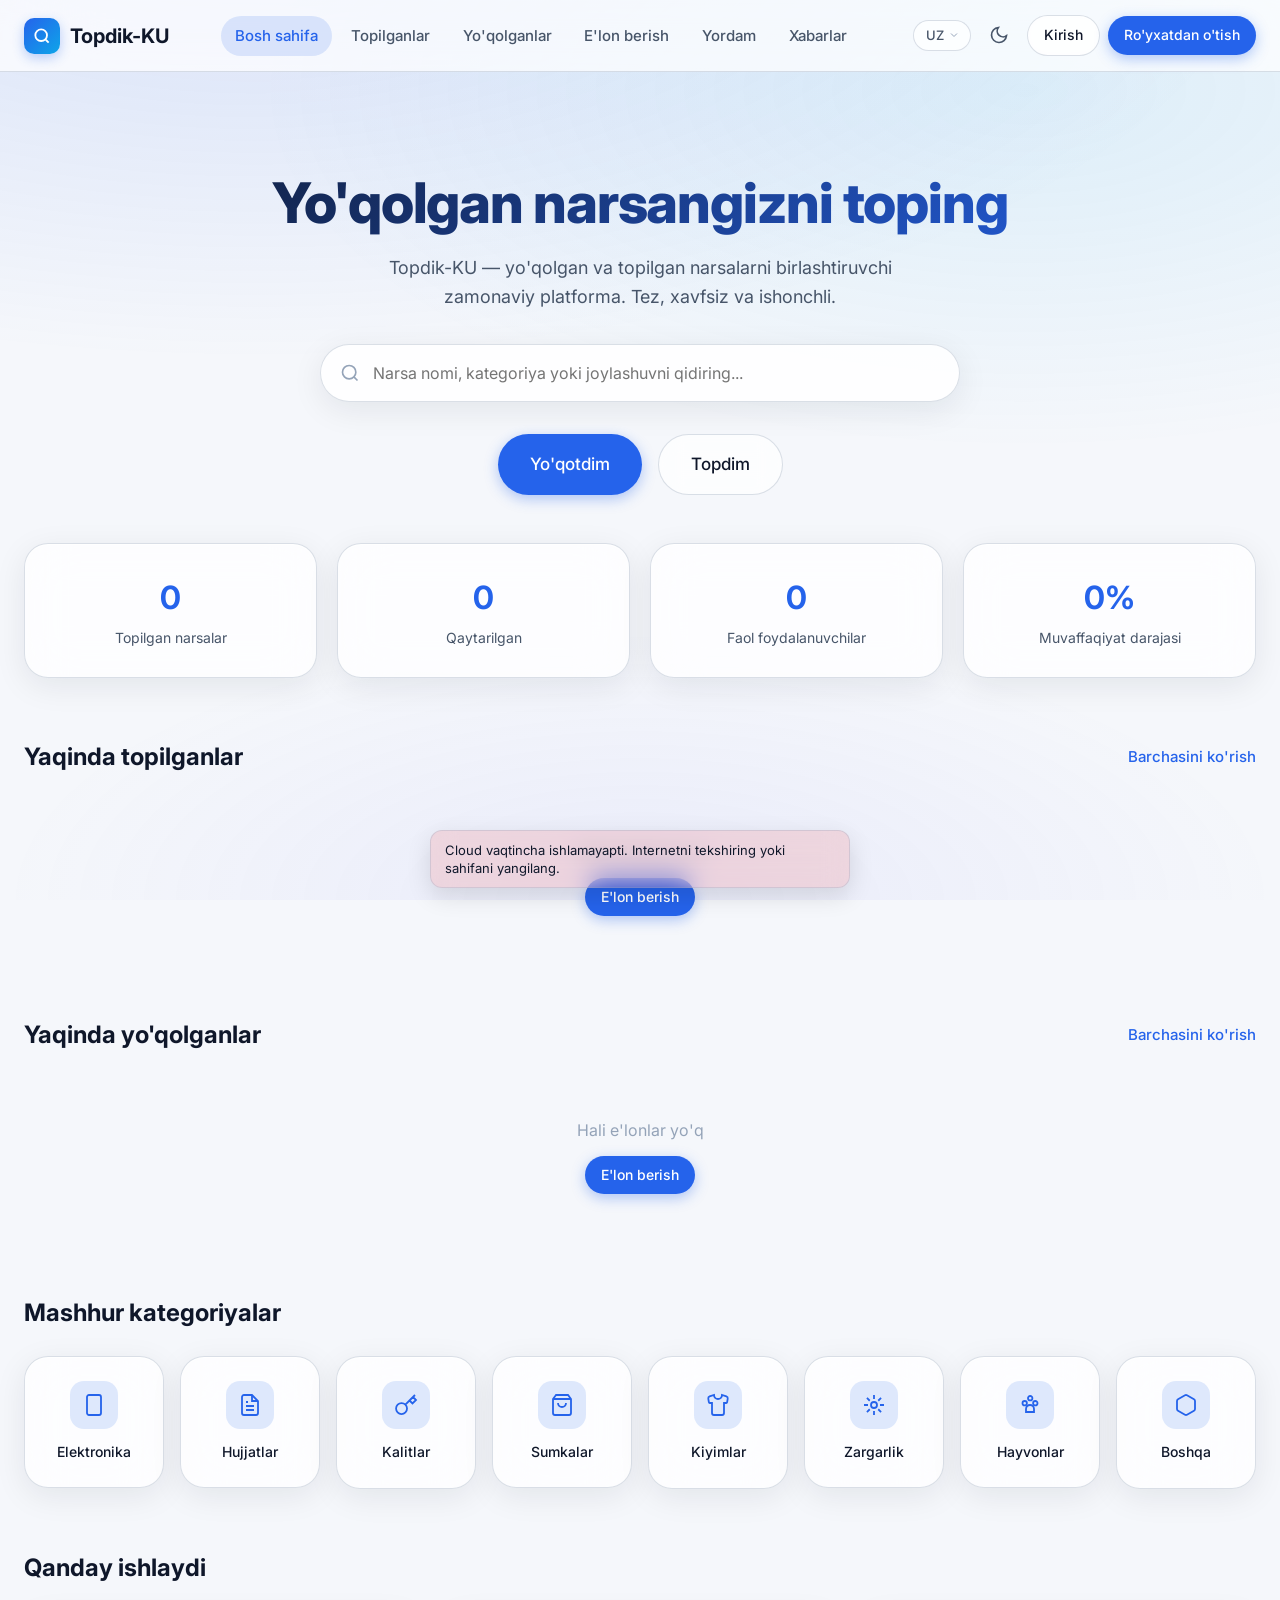
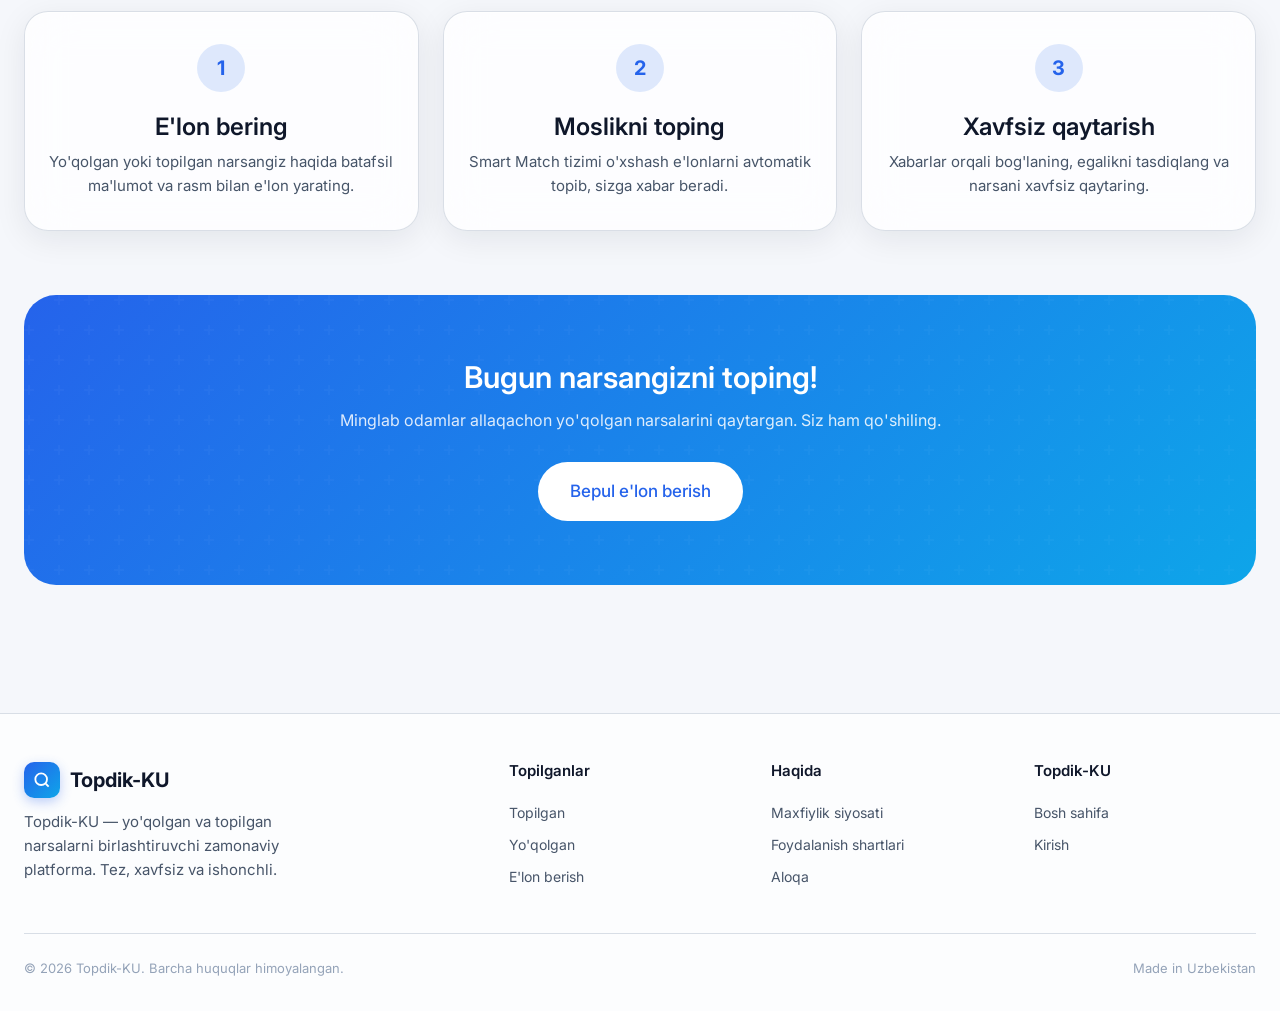
<file: index.html>
<!DOCTYPE html>
<html lang="uz">
<head>
  <meta charset="UTF-8">
  <meta name="viewport" content="width=device-width, initial-scale=1.0">
  <meta name="description" content="Topdik-KU — yo'qolgan va topilgan narsalarni birlashtiruvchi zamonaviy platforma">
  <title>Topdik-KU — Yo'qolgan narsangizni toping</title>
  <link rel="stylesheet" href="css/variables.css">
  <link rel="stylesheet" href="css/base.css">
  <link rel="stylesheet" href="css/components.css">
  <link rel="stylesheet" href="css/layout.css">
  <script src="js/theme.js"></script>
</head>
<body>
  <div id="app-header"></div>
  
  <main class="main">
    <!-- Hero -->
    <section class="hero">
      <div class="container">
        <h1 class="hero__title" data-i18n="hero_title">Yo'qolgan narsangizni toping</h1>
        <p class="hero__subtitle" data-i18n="hero_subtitle">Topdik-KU — yo'qolgan va topilgan narsalarni birlashtiruvchi zamonaviy platforma. Tez, xavfsiz va ishonchli.</p>
        
        <div class="hero__search">
          <svg class="hero__search-icon" width="20" height="20" fill="none" stroke="currentColor" stroke-width="2" viewBox="0 0 24 24"><circle cx="11" cy="11" r="8"/><path d="m21 21-4.35-4.35"/></svg>
          <input type="search" id="heroSearch" class="hero__search-input" data-i18n-placeholder="hero_search_placeholder" placeholder="Narsa nomi, kategoriya yoki joylashuvni qidiring...">
        </div>
        
        <div class="hero__actions">
          <a href="report.html?type=lost" class="btn btn-primary btn-lg">
            <span data-i18n="hero_btn_lost">Yo'qotdim</span>
          </a>
          <a href="report.html?type=found" class="btn btn-secondary btn-lg">
            <span data-i18n="hero_btn_found">Topdim</span>
          </a>
        </div>
      </div>
    </section>
    
    <div class="container">
      <!-- Stats -->
      <section class="section">
        <div class="stats" id="statsGrid">
          <!-- filled by JS -->
        </div>
      </section>
      
      <!-- Recent Found -->
      <section class="section">
        <div class="section__header">
          <h2 class="section__title" data-i18n="section_recent_found">Yaqinda topilganlar</h2>
          <a href="found.html" class="section__link" data-i18n="view_all">Barchasini ko'rish →</a>
        </div>
        <div class="grid grid-4" id="recentFound">
          <!-- filled by JS -->
        </div>
      </section>
      
      <!-- Recent Lost -->
      <section class="section">
        <div class="section__header">
          <h2 class="section__title" data-i18n="section_recent_lost">Yaqinda yo'qolganlar</h2>
          <a href="lost.html" class="section__link" data-i18n="view_all">Barchasini ko'rish →</a>
        </div>
        <div class="grid grid-4" id="recentLost">
          <!-- filled by JS -->
        </div>
      </section>
      
      <!-- Categories -->
      <section class="section">
        <div class="section__header">
          <h2 class="section__title" data-i18n="section_categories">Mashhur kategoriyalar</h2>
        </div>
        <div class="categories" id="categoriesGrid">
          <!-- filled by JS -->
        </div>
      </section>
      
      <!-- How it works -->
      <section class="section">
        <div class="section__header">
          <h2 class="section__title" data-i18n="section_how">Qanday ishlaydi</h2>
        </div>
        <div class="steps">
          <div class="glass-card step">
            <div class="step__num">1</div>
            <h3 class="step__title" data-i18n="step1_title">E'lon bering</h3>
            <p class="step__desc" data-i18n="step1_desc">Yo'qolgan yoki topilgan narsangiz haqida batafsil ma'lumot va rasm bilan e'lon yarating.</p>
          </div>
          <div class="glass-card step">
            <div class="step__num">2</div>
            <h3 class="step__title" data-i18n="step2_title">Moslikni toping</h3>
            <p class="step__desc" data-i18n="step2_desc">Smart Match tizimi o'xshash e'lonlarni avtomatik topib, sizga xabar beradi.</p>
          </div>
          <div class="glass-card step">
            <div class="step__num">3</div>
            <h3 class="step__title" data-i18n="step3_title">Xavfsiz qaytarish</h3>
            <p class="step__desc" data-i18n="step3_desc">Xabarlar orqali bog'laning, egalikni tasdiqlang va narsani xavfsiz qaytaring.</p>
          </div>
        </div>
      </section>
      
      <!-- CTA -->
      <section class="section">
        <div class="cta">
          <h2 data-i18n="cta_title">Bugun narsangizni toping!</h2>
          <p data-i18n="cta_desc">Minglab odamlar allaqachon yo'qolgan narsalarini qaytargan. Siz ham qo'shiling.</p>
          <a href="report.html" class="btn btn-lg" data-i18n="cta_btn">Bepul e'lon berish</a>
        </div>
      </section>
    </div>
  </main>
  
  <div id="app-footer"></div>
  
  <script src="js/i18n.js"></script>
  <script src="js/data.js"></script>
  <script src="js/config.js"></script>
  <script src="js/cloud.js"></script>
  <script src="js/ui.js"></script>
  <script>
    document.addEventListener('DOMContentLoaded', () => {
      UI.initCommon('home');

      const catIcons = {
        electronics: '<svg width="24" height="24" fill="none" stroke="currentColor" stroke-width="1.8" viewBox="0 0 24 24"><rect x="5" y="2" width="14" height="20" rx="2"/><path d="M12 18h.01"/></svg>',
        documents: '<svg width="24" height="24" fill="none" stroke="currentColor" stroke-width="1.8" viewBox="0 0 24 24"><path d="M14 2H6a2 2 0 0 0-2 2v16a2 2 0 0 0 2 2h12a2 2 0 0 0 2-2V8z"/><path d="M14 2v6h6M16 13H8M16 17H8M10 9H8"/></svg>',
        keys: '<svg width="24" height="24" fill="none" stroke="currentColor" stroke-width="1.8" viewBox="0 0 24 24"><path d="M21 2l-2 2m-7.61 7.61a5.5 5.5 0 1 1-7.778 7.778 5.5 5.5 0 0 1 7.777-7.777zm0 0L15.5 7.5m0 0l3 3L22 7l-3-3m-3.5 3.5L19 4"/></svg>',
        bags: '<svg width="24" height="24" fill="none" stroke="currentColor" stroke-width="1.8" viewBox="0 0 24 24"><path d="M6 2L3 6v14a2 2 0 0 0 2 2h14a2 2 0 0 0 2-2V6l-3-4z"/><path d="M3 6h18M16 10a4 4 0 0 1-8 0"/></svg>',
        clothes: '<svg width="24" height="24" fill="none" stroke="currentColor" stroke-width="1.8" viewBox="0 0 24 24"><path d="M20.38 3.46L16 2a4 4 0 0 1-8 0L3.62 3.46a2 2 0 0 0-1.34 2.23l.58 3.48a1 1 0 0 0 .99.83H6v10c0 1.1.9 2 2 2h8a2 2 0 0 0 2-2V10h2.15a1 1 0 0 0 .99-.83l.58-3.48a2 2 0 0 0-1.34-2.23z"/></svg>',
        jewelry: '<svg width="24" height="24" fill="none" stroke="currentColor" stroke-width="1.8" viewBox="0 0 24 24"><circle cx="12" cy="12" r="3"/><path d="M12 2v4M12 18v4M4.93 4.93l2.83 2.83M16.24 16.24l2.83 2.83M2 12h4M18 12h4M4.93 19.07l2.83-2.83M16.24 7.76l2.83-2.83"/></svg>',
        pets: '<svg width="24" height="24" fill="none" stroke="currentColor" stroke-width="1.8" viewBox="0 0 24 24"><path d="M10 5.2A2.2 2.2 0 0 1 12.2 3a2.2 2.2 0 0 1 2.2 2.2c0 1.2-.96 2.2-2.2 2.2-1.2 0-2.2-1-2.2-2.2zM4.5 10.2A2.2 2.2 0 0 1 6.7 8a2.2 2.2 0 0 1 2.2 2.2c0 1.2-.96 2.2-2.2 2.2-1.2 0-2.2-1-2.2-2.2zM15.1 10.2A2.2 2.2 0 0 1 17.3 8a2.2 2.2 0 0 1 2.2 2.2c0 1.2-.96 2.2-2.2 2.2-1.2 0-2.2-1-2.2-2.2z"/><path d="M8 16c0-2.2 1.8-4 4-4s4 1.8 4 4v3H8v-3z"/></svg>',
        other: '<svg width="24" height="24" fill="none" stroke="currentColor" stroke-width="1.8" viewBox="0 0 24 24"><path d="M21 16V8a2 2 0 0 0-1-1.73l-7-4a2 2 0 0 0-2 0l-7 4A2 2 0 0 0 3 8v8a2 2 0 0 0 1 1.73l7 4a2 2 0 0 0 2 0l7-4A2 2 0 0 0 21 16z"/></svg>'
      };

      function renderHome() {
        const stats = DataStore.getStats();
        document.getElementById('statsGrid').innerHTML = `
          <div class="glass-card stat-card">
            <div class="stat-card__value">${stats.found}</div>
            <div class="stat-card__label" data-i18n="stat_found">${t('stat_found')}</div>
          </div>
          <div class="glass-card stat-card">
            <div class="stat-card__value">${stats.returned}</div>
            <div class="stat-card__label" data-i18n="stat_returned">${t('stat_returned')}</div>
          </div>
          <div class="glass-card stat-card">
            <div class="stat-card__value">${stats.users}</div>
            <div class="stat-card__label" data-i18n="stat_users">${t('stat_users')}</div>
          </div>
          <div class="glass-card stat-card">
            <div class="stat-card__value">${stats.success}%</div>
            <div class="stat-card__label" data-i18n="stat_success">${t('stat_success')}</div>
          </div>
        `;

        const emptyHtml = `
          <div class="empty-state" style="grid-column:1/-1;padding:2.5rem 1rem">
            <p style="margin-bottom:0.75rem;color:var(--text-muted)">Hali e'lonlar yo'q</p>
            <a href="report.html" class="btn btn-primary btn-sm">${t('nav_report')}</a>
          </div>`;

        const found = DataStore.getItems({ type: 'found', status: 'active' }).slice(0, 4);
        document.getElementById('recentFound').innerHTML = found.length
          ? found.map(i => UI.itemCard(i)).join('')
          : emptyHtml;

        const lost = DataStore.getItems({ type: 'lost', status: 'active' }).slice(0, 4);
        document.getElementById('recentLost').innerHTML = lost.length
          ? lost.map(i => UI.itemCard(i)).join('')
          : emptyHtml;

        document.getElementById('categoriesGrid').innerHTML = CATEGORIES.map(c => `
          <a href="found.html?category=${c.id}" class="glass-card category-card">
            <div class="category-card__icon" style="color:var(--accent)">${catIcons[c.id] || catIcons.other}</div>
            <span class="category-card__name">${t('cat_' + c.id)}</span>
          </a>
        `).join('');

        updatePageTranslations();
      }

      renderHome();

      // After cloud loads / updates from other devices
      document.addEventListener('cloudSynced', renderHome);
      document.addEventListener('cloudDataUpdated', renderHome);

      document.getElementById('heroSearch').addEventListener('keydown', (e) => {
        if (e.key === 'Enter') {
          const q = e.target.value.trim();
          if (q) location.href = `found.html?q=${encodeURIComponent(q)}`;
        }
      });
    });
  </script>
  </script>
</body>
</html>
</file>
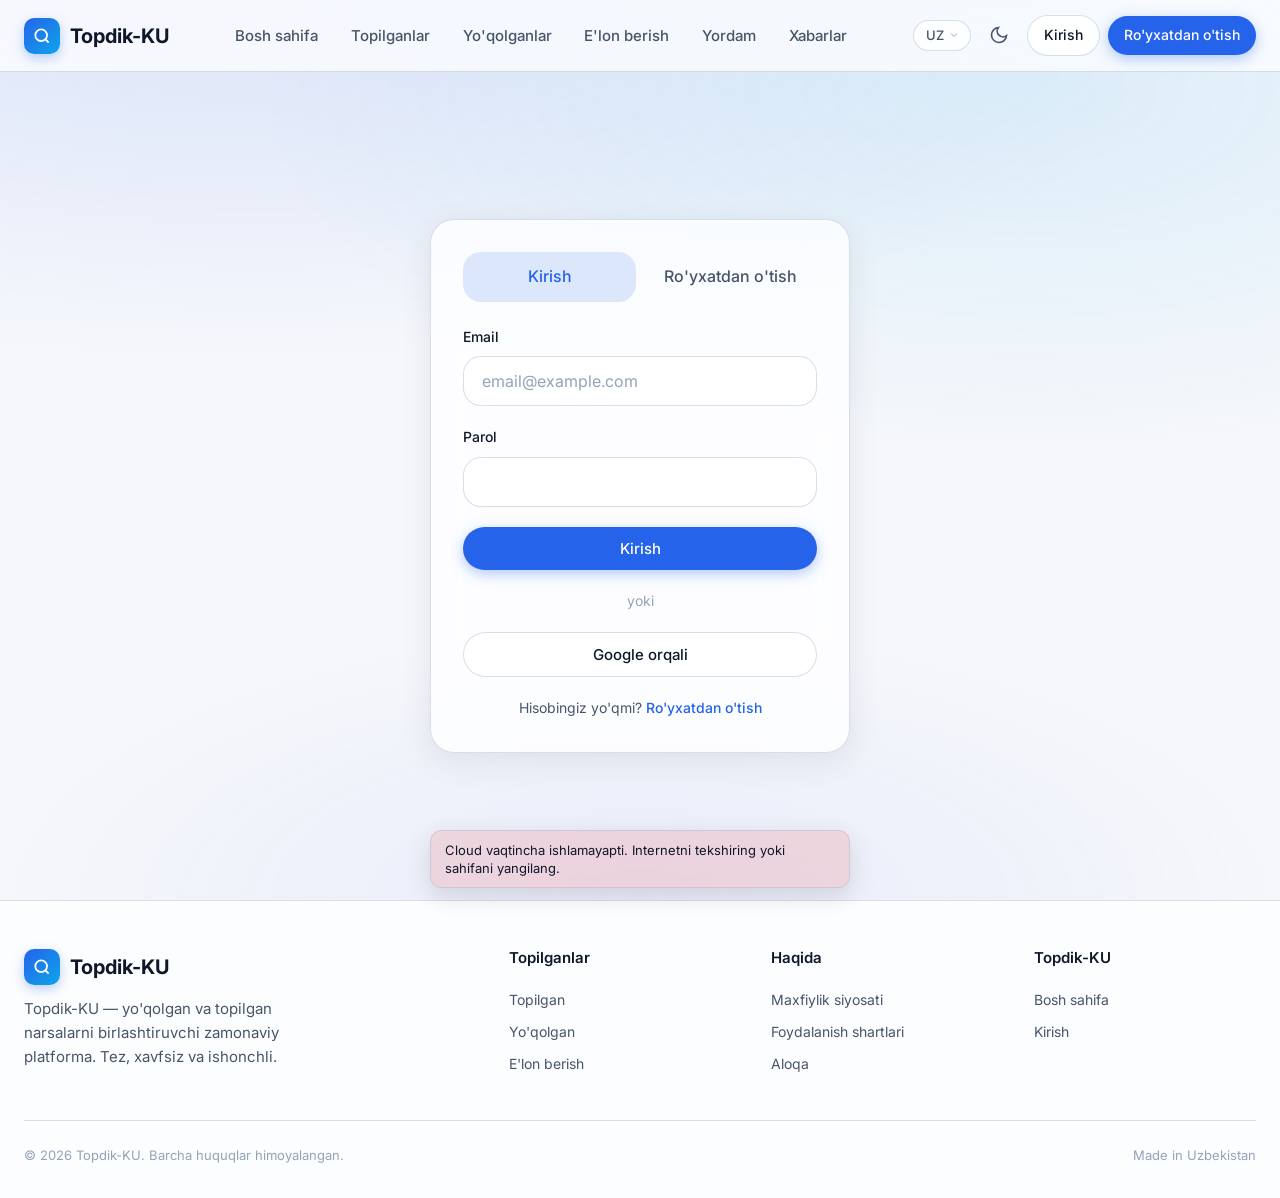
<file: admin.html>
<!DOCTYPE html>
<html lang="uz">
<head>
  <meta charset="UTF-8">
  <meta name="viewport" content="width=device-width, initial-scale=1.0">
  <title>Admin — Topdik-KU</title>
  <link rel="stylesheet" href="css/variables.css">
  <link rel="stylesheet" href="css/base.css">
  <link rel="stylesheet" href="css/components.css">
  <link rel="stylesheet" href="css/layout.css">
  <script src="js/theme.js"></script>
  <style>
    .admin-stats { display: grid; grid-template-columns: repeat(4, 1fr); gap: 1rem; margin-bottom: 2rem; }
    .admin-table { width: 100%; border-collapse: collapse; font-size: 0.875rem; }
    .admin-table th, .admin-table td { padding: 0.75rem 1rem; text-align: left; border-bottom: 1px solid var(--border); }
    .admin-table th { font-weight: 600; color: var(--text-muted); font-size: 0.75rem; text-transform: uppercase; }
    @media (max-width: 768px) { .admin-stats { grid-template-columns: 1fr 1fr; } }
  </style>
</head>
<body>
  <div id="app-header"></div>
  
  <main class="main">
    <div class="container">
      <h1 style="margin-bottom:1.5rem" data-i18n="nav_admin">Admin panel</h1>
      
      <div class="admin-stats" id="adminStats"></div>
      
      <div class="glass-card" style="padding:0;overflow:hidden">
        <div style="padding:1rem 1.25rem;border-bottom:1px solid var(--border);font-weight:600">Barcha e'lonlar</div>
        <div style="overflow-x:auto">
          <table class="admin-table">
            <thead>
              <tr>
                <th>Nomi</th>
                <th>Turi</th>
                <th>Kategoriya</th>
                <th>Holat</th>
                <th>Sana</th>
                <th>Amallar</th>
              </tr>
            </thead>
            <tbody id="adminTable"></tbody>
          </table>
        </div>
      </div>
    </div>
  </main>
  
  <div id="app-footer"></div>
  
  <script src="js/i18n.js"></script>
  <script src="js/data.js"></script>
  <script src="js/config.js"></script>
  <script src="js/cloud.js"></script>
  <script src="js/ui.js"></script>
  <script>
    document.addEventListener('DOMContentLoaded', () => {
      UI.initCommon('');
      
      const session = DataStore.getSession();
      // Demo: any logged-in user can access admin for testing
      // In production: check role === 'admin'
      if (!session) {
        location.href = 'auth.html?mode=login&redirect=admin.html';
        return;
      }
      
      const stats = DataStore.getStats();
      const items = DataStore.getItems({ sort: 'newest' });
      
      document.getElementById('adminStats').innerHTML = `
        <div class="glass-card stat-card"><div class="stat-card__value">${items.length}</div><div class="stat-card__label">Jami e'lonlar</div></div>
        <div class="glass-card stat-card"><div class="stat-card__value">${stats.found}</div><div class="stat-card__label">Topilgan</div></div>
        <div class="glass-card stat-card"><div class="stat-card__value">${stats.returned}</div><div class="stat-card__label">Qaytarilgan</div></div>
        <div class="glass-card stat-card"><div class="stat-card__value">${stats.users}</div><div class="stat-card__label">Foydalanuvchilar</div></div>
      `;
      
      document.getElementById('adminTable').innerHTML = items.map(i => `
        <tr>
          <td><a href="item.html?id=${i.id}" style="color:var(--accent)">${UI.escape(i.title)}</a></td>
          <td>${i.type}</td>
          <td>${UI.categoryName(i.category)}</td>
          <td>${UI.statusBadge(i.status)}</td>
          <td>${UI.formatDate(i.date)}</td>
          <td>
            <button class="btn btn-sm btn-ghost mark-returned" data-id="${i.id}" ${i.status==='returned'?'disabled':''}>Returned</button>
            <button class="btn btn-sm btn-ghost delete-item" data-id="${i.id}" style="color:var(--danger)">Delete</button>
          </td>
        </tr>
      `).join('');
      
      document.querySelectorAll('.mark-returned').forEach(btn => {
        btn.addEventListener('click', () => {
          DataStore.updateItem(btn.dataset.id, { status: 'returned' });
          UI.toast('Holat yangilandi', 'success');
          location.reload();
        });
      });
      
      document.querySelectorAll('.delete-item').forEach(btn => {
        btn.addEventListener('click', () => {
          if (confirm(t('confirm_delete'))) {
            DataStore.deleteItem(btn.dataset.id);
            UI.toast('O\'chirildi', 'info');
            location.reload();
          }
        });
      });
      
      updatePageTranslations();
    });
  </script>
</body>
</html>
</file>
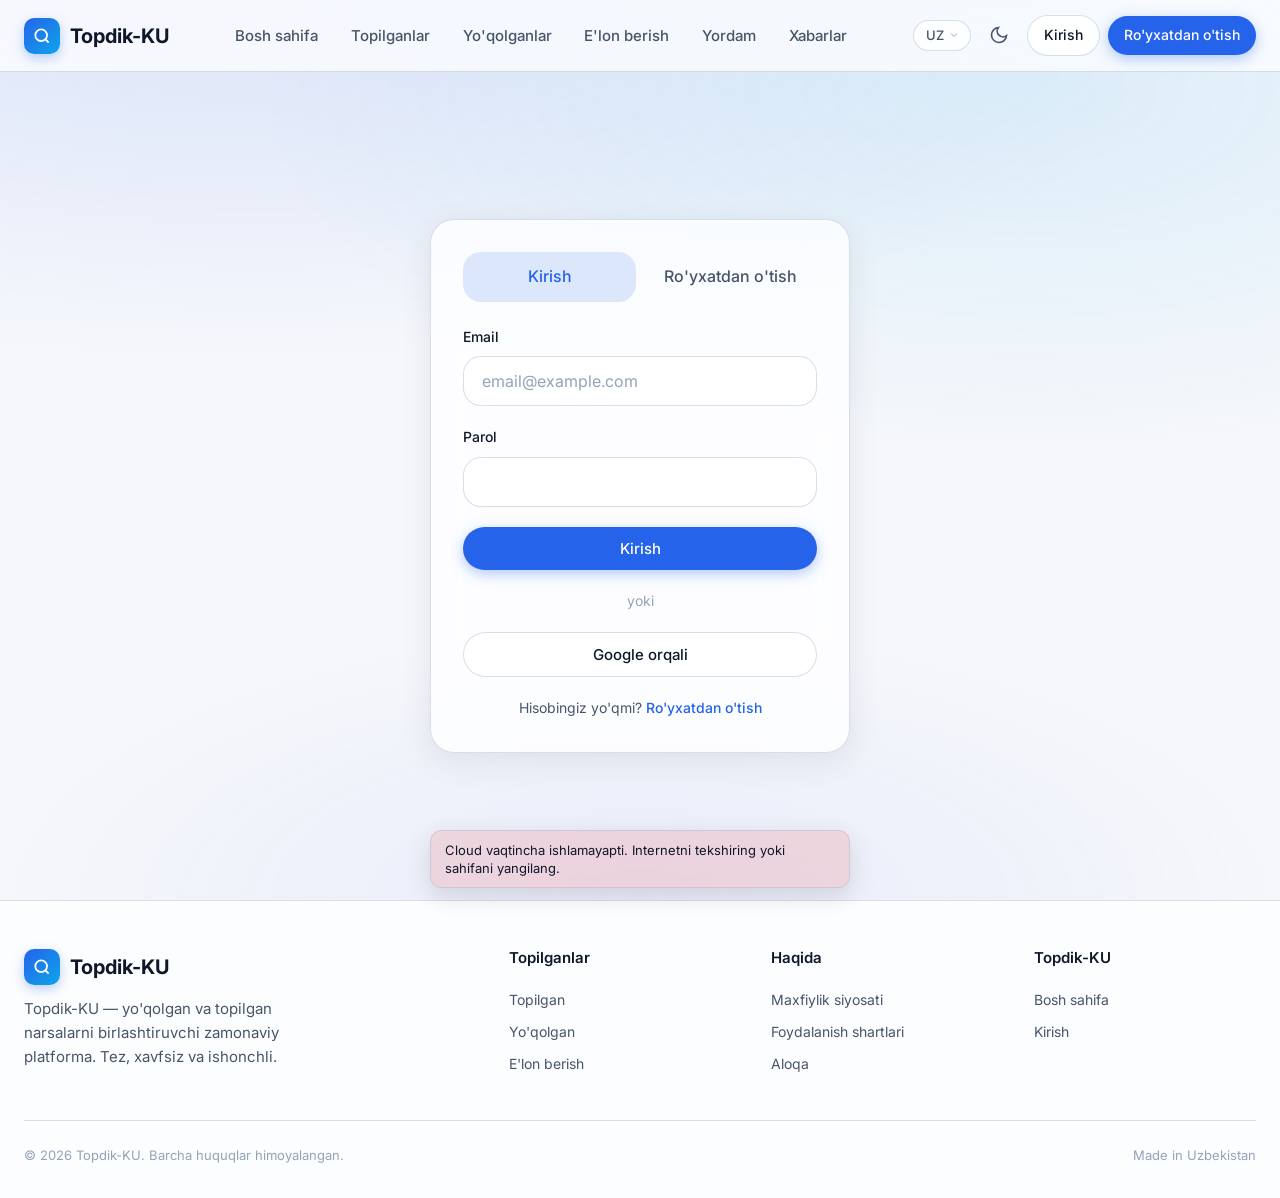
<file: auth.html>
<!DOCTYPE html>
<html lang="uz">
<head>
  <meta charset="UTF-8">
  <meta name="viewport" content="width=device-width, initial-scale=1.0">
  <title>Kirish — Topdik-KU</title>
  <link rel="stylesheet" href="css/variables.css">
  <link rel="stylesheet" href="css/base.css">
  <link rel="stylesheet" href="css/components.css">
  <link rel="stylesheet" href="css/layout.css">
  <script src="js/theme.js"></script>
  <style>
    .auth-wrap { min-height: calc(100vh - var(--header-height)); display: flex; align-items: center; justify-content: center; padding: 2rem 1rem; }
    .auth-card { width: 100%; max-width: 420px; padding: 2rem; }
    .auth-tabs { display: flex; gap: 0.5rem; margin-bottom: 1.5rem; }
    .auth-tab { flex: 1; padding: 0.75rem; text-align: center; border-radius: var(--radius-md); font-weight: 500; color: var(--text-secondary); cursor: pointer; transition: all var(--transition); }
    .auth-tab.active { background: var(--accent-soft); color: var(--accent); }
    .otp-inputs { display: flex; gap: 0.5rem; justify-content: center; }
    .otp-inputs input { width: 44px; height: 52px; text-align: center; font-size: 1.25rem; font-weight: 600; border-radius: var(--radius-md); border: 1px solid var(--border); background: var(--bg-glass); }
    .otp-timer { text-align: center; margin-top: 1rem; font-size: 0.875rem; color: var(--text-muted); }
  </style>
</head>
<body>
  <div id="app-header"></div>
  
  <main class="auth-wrap">
    <div class="glass-card auth-card">
      <div class="auth-tabs">
        <div class="auth-tab active" data-mode="login" data-i18n="nav_login">Kirish</div>
        <div class="auth-tab" data-mode="register" data-i18n="nav_register">Ro'yxatdan o'tish</div>
      </div>
      
      <!-- Login -->
      <form id="loginForm">
        <div class="form-group">
          <label class="form-label" data-i18n="auth_email">Email</label>
          <input type="email" name="email" class="form-input" required placeholder="email@example.com">
        </div>
        <div class="form-group">
          <label class="form-label" data-i18n="auth_password">Parol</label>
          <input type="password" name="password" class="form-input" required minlength="6">
        </div>
        <button type="submit" class="btn btn-primary" style="width:100%" data-i18n="btn_login">Kirish</button>
        
        <div style="text-align:center;margin:1.25rem 0;color:var(--text-muted);font-size:0.875rem" data-i18n="auth_or">yoki</div>
        
        <button type="button" class="btn btn-secondary" style="width:100%" id="googleBtn" data-i18n="auth_google">Google orqali</button>
        
        <p style="text-align:center;margin-top:1.25rem;font-size:0.875rem">
          <span data-i18n="auth_no_account">Hisobingiz yo'qmi?</span>
          <a href="#" class="switch-mode" data-mode="register" style="color:var(--accent);font-weight:500" data-i18n="nav_register">Ro'yxatdan o'tish</a>
        </p>
      </form>
      
      <!-- Register -->
      <form id="registerForm" style="display:none">
        <div class="form-group">
          <label class="form-label" data-i18n="auth_name">To'liq ism</label>
          <input type="text" name="name" class="form-input" required>
        </div>
        <div class="form-group">
          <label class="form-label" data-i18n="auth_email">Email</label>
          <input type="email" name="email" class="form-input" required>
        </div>
        <div class="form-group">
          <label class="form-label" data-i18n="auth_phone">Telefon raqam</label>
          <input type="tel" name="phone" class="form-input" placeholder="+998 90 123 45 67">
        </div>
        <div class="form-group">
          <label class="form-label" data-i18n="auth_password">Parol</label>
          <input type="password" name="password" class="form-input" required minlength="6">
        </div>
        <button type="submit" class="btn btn-primary" style="width:100%" data-i18n="btn_register">Ro'yxatdan o'tish</button>
        
        <p style="text-align:center;margin-top:1.25rem;font-size:0.875rem">
          <span data-i18n="auth_has_account">Allaqachon hisobingiz bormi?</span>
          <a href="#" class="switch-mode" data-mode="login" style="color:var(--accent);font-weight:500" data-i18n="nav_login">Kirish</a>
        </p>
      </form>
      
      <!-- OTP (hidden) -->
      <div id="otpSection" style="display:none">
        <h3 style="text-align:center;margin-bottom:0.5rem" data-i18n="auth_otp">Tasdiqlash kodi</h3>
        <p style="text-align:center;font-size:0.875rem;color:var(--text-muted);margin-bottom:1.25rem" id="otpHint"></p>
        <div class="otp-inputs" id="otpInputs">
          <input type="text" maxlength="1" inputmode="numeric" pattern="[0-9]">
          <input type="text" maxlength="1" inputmode="numeric" pattern="[0-9]">
          <input type="text" maxlength="1" inputmode="numeric" pattern="[0-9]">
          <input type="text" maxlength="1" inputmode="numeric" pattern="[0-9]">
          <input type="text" maxlength="1" inputmode="numeric" pattern="[0-9]">
          <input type="text" maxlength="1" inputmode="numeric" pattern="[0-9]">
        </div>
        <div class="otp-timer" id="otpTimer"></div>
        <button type="button" class="btn btn-primary" style="width:100%;margin-top:1.25rem" id="verifyOtpBtn" data-i18n="btn_submit">Yuborish</button>
        <button type="button" class="btn btn-ghost" style="width:100%;margin-top:0.5rem;display:none" id="resendBtn" data-i18n="btn_resend">Qayta yuborish</button>
      </div>
    </div>
  </main>
  
  <div id="app-footer"></div>
  
  <script src="js/i18n.js"></script>
  <script src="js/data.js"></script>
  <script src="js/config.js"></script>
  <script src="js/cloud.js"></script>
  <script src="js/ui.js"></script>
  <script>
    document.addEventListener('DOMContentLoaded', () => {
      UI.initCommon('');
      
      if (DataStore.getSession()) {
        location.href = 'profile.html';
        return;
      }
      
      const params = new URLSearchParams(location.search);
      let mode = params.get('mode') || 'login';
      
      function setMode(m) {
        mode = m;
        document.querySelectorAll('.auth-tab').forEach(t => t.classList.toggle('active', t.dataset.mode === m));
        document.getElementById('loginForm').style.display = m === 'login' ? 'block' : 'none';
        document.getElementById('registerForm').style.display = m === 'register' ? 'block' : 'none';
        document.getElementById('otpSection').style.display = 'none';
      }
      
      document.querySelectorAll('.auth-tab, .switch-mode').forEach(el => {
        el.addEventListener('click', (e) => {
          e.preventDefault();
          setMode(el.dataset.mode);
        });
      });
      
      setMode(mode);
      
      // Login
      document.getElementById('loginForm').addEventListener('submit', (e) => {
        e.preventDefault();
        const form = e.target;
        try {
          DataStore.login({
            email: form.email.value.trim(),
            password: form.password.value
          });
          UI.toast('Xush kelibsiz!', 'success');
          const redirect = params.get('redirect') || 'index.html';
          setTimeout(() => location.href = redirect, 500);
        } catch (err) {
          UI.toast(err.message || t('error_generic'), 'error');
        }
      });
      
      // Register + OTP flow
      let pendingUser = null;
      let otpTarget = null;
      let otpTimerInterval = null;
      
      document.getElementById('registerForm').addEventListener('submit', (e) => {
        e.preventDefault();
        const form = e.target;
        const email = form.email.value.trim();
        const phone = form.phone.value.trim();
        
        try {
          pendingUser = {
            name: form.name.value.trim(),
            email,
            phone: phone || null,
            password: form.password.value
          };
          
          otpTarget = email || phone;
          const otpResult = DataStore.sendOTP(otpTarget);
          
          document.getElementById('loginForm').style.display = 'none';
          document.getElementById('registerForm').style.display = 'none';
          document.getElementById('otpSection').style.display = 'block';
          document.getElementById('otpHint').innerHTML = `
            ${t('auth_otp_sent')}: <strong>${otpTarget}</strong><br>
            <span style="display:inline-block;margin-top:0.75rem;padding:0.5rem 1rem;background:var(--accent-soft);border-radius:8px;font-size:1.25rem;letter-spacing:0.15em;font-weight:700;color:var(--accent)">
              ${otpResult.demoCode}
            </span>
            <br><small style="color:var(--text-muted);margin-top:0.35rem;display:inline-block">Demo rejim: kod ekranda ko'rsatiladi</small>
          `;
          
          startOtpTimer(120);
          document.querySelector('#otpInputs input').focus();
        } catch (err) {
          UI.toast(err.message || t('error_generic'), 'error');
        }
      });
      
      function startOtpTimer(seconds) {
        clearInterval(otpTimerInterval);
        let left = seconds;
        const timerEl = document.getElementById('otpTimer');
        const resendBtn = document.getElementById('resendBtn');
        resendBtn.style.display = 'none';
        
        function tick() {
          const m = Math.floor(left / 60);
          const s = String(left % 60).padStart(2, '0');
          timerEl.textContent = t('auth_otp_expires', { time: `${m}:${s}` });
          if (left <= 0) {
            clearInterval(otpTimerInterval);
            timerEl.textContent = t('auth_otp_expired');
            resendBtn.style.display = 'block';
          }
          left--;
        }
        tick();
        otpTimerInterval = setInterval(tick, 1000);
      }
      
      // OTP inputs
      const otpInputs = document.querySelectorAll('#otpInputs input');
      otpInputs.forEach((input, i) => {
        input.addEventListener('input', () => {
          if (input.value && i < otpInputs.length - 1) otpInputs[i + 1].focus();
        });
        input.addEventListener('keydown', (e) => {
          if (e.key === 'Backspace' && !input.value && i > 0) otpInputs[i - 1].focus();
        });
      });
      
      document.getElementById('verifyOtpBtn').addEventListener('click', () => {
        const code = [...otpInputs].map(i => i.value).join('');
        if (code.length !== 6) {
          UI.toast('6 raqamli kodni kiriting', 'error');
          return;
        }
        try {
          DataStore.verifyOTP(otpTarget, code);
          const user = DataStore.register(pendingUser);
          user.verified = true;
          DataStore.setSession(user);
          UI.toast(t('report_success'), 'success');
          setTimeout(() => location.href = 'index.html', 600);
        } catch (err) {
          UI.toast(err.message, 'error');
        }
      });
      
      document.getElementById('resendBtn').addEventListener('click', () => {
        const otpResult = DataStore.sendOTP(otpTarget);
        document.getElementById('otpHint').innerHTML = `
          ${t('auth_otp_sent')}: <strong>${otpTarget}</strong><br>
          <span style="display:inline-block;margin-top:0.75rem;padding:0.5rem 1rem;background:var(--accent-soft);border-radius:8px;font-size:1.25rem;letter-spacing:0.15em;font-weight:700;color:var(--accent)">
            ${otpResult.demoCode}
          </span>
          <br><small style="color:var(--text-muted);margin-top:0.35rem;display:inline-block">Demo rejim: kod ekranda ko'rsatiladi</small>
        `;
        startOtpTimer(120);
        UI.toast(t('auth_otp_sent'), 'info');
      });
      
      // Google login (demo — production uchun Google Cloud OAuth client ID kerak)
      document.getElementById('googleBtn').addEventListener('click', () => {
        const email = 'user' + Date.now().toString().slice(-6) + '@gmail.com';
        const name = 'Google User';
        let user;
        try {
          user = DataStore.register({
            name,
            email,
            phone: null,
            password: 'google-oauth-demo-' + Date.now()
          });
        } catch (err) {
          user = {
            id: 'user_google_' + Date.now(),
            name,
            email,
            phone: null,
            verified: true,
            role: 'user',
            provider: 'google',
            createdAt: new Date().toISOString()
          };
          const users = JSON.parse(localStorage.getItem('topdik_users') || '[]');
          users.push(user);
          localStorage.setItem('topdik_users', JSON.stringify(users));
        }
        user.verified = true;
        user.provider = 'google';
        DataStore.setSession(user);
        if (window.Cloud) Cloud.syncToCloud();
        UI.toast('Google orqali kirdingiz', 'success');
        const redirect = params.get('redirect') || 'index.html';
        setTimeout(() => location.href = redirect, 500);
      });
      
      updatePageTranslations();
    });
  </script>
</body>
</html>
</file>
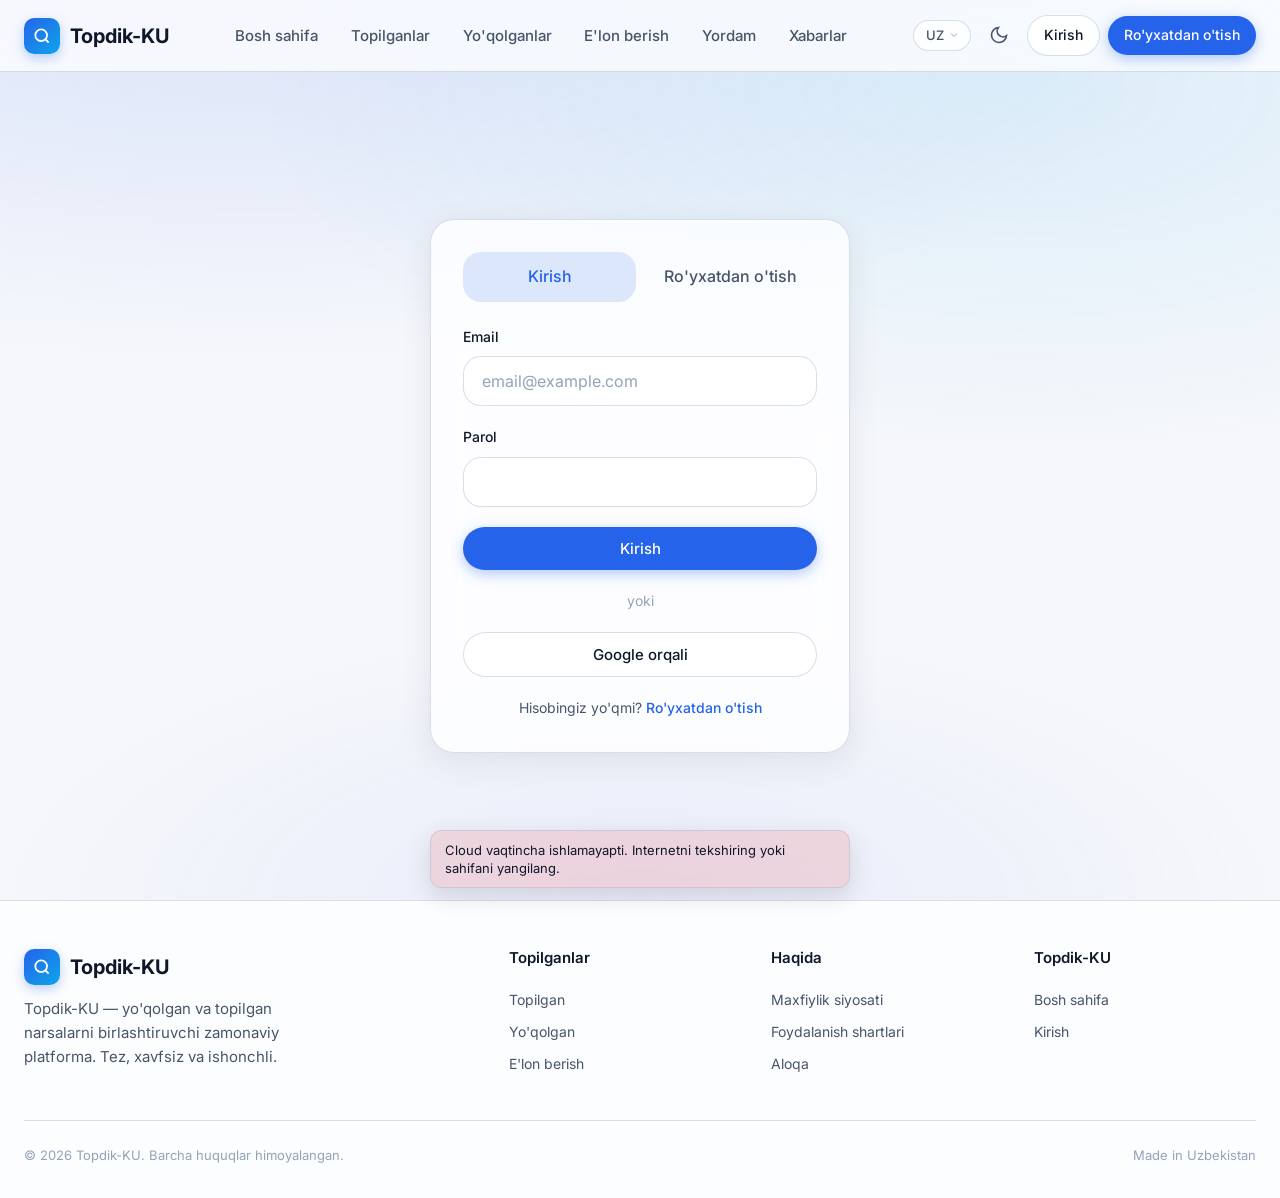
<file: collects.html>
<!DOCTYPE html>
<html lang="uz">
<head>
  <meta charset="UTF-8">
  <meta name="viewport" content="width=device-width, initial-scale=1.0">
  <title>Mening to'plamlarim — Topdik-KU</title>
  <link rel="stylesheet" href="css/variables.css">
  <link rel="stylesheet" href="css/base.css">
  <link rel="stylesheet" href="css/components.css">
  <link rel="stylesheet" href="css/layout.css">
  <script src="js/theme.js"></script>
</head>
<body>
  <div id="app-header"></div>
  
  <main class="main">
    <div class="container">
      <h1 style="margin-bottom:1.5rem" data-i18n="nav_collects">Mening to'plamlarim</h1>
      <div class="grid grid-3" id="collectsGrid"></div>
      <div class="empty-state" id="emptyState" style="display:none">
        <div style="font-size:3rem;margin-bottom:1rem">🤍</div>
        <h3>Saqlanganlar bo'sh</h3>
        <p>Qiziqarli e'lonlarni ❤️ tugmasi bilan saqlang</p>
        <a href="found.html" class="btn btn-primary" style="margin-top:1rem">E'lonlarni ko'rish</a>
      </div>
    </div>
  </main>
  
  <div id="app-footer"></div>
  
  <script src="js/i18n.js"></script>
  <script src="js/data.js"></script>
  <script src="js/config.js"></script>
  <script src="js/cloud.js"></script>
  <script src="js/ui.js"></script>
  <script>
    document.addEventListener('DOMContentLoaded', () => {
      UI.initCommon('collects');
      
      const session = DataStore.getSession();
      if (!session) {
        location.href = 'auth.html?mode=login&redirect=collects.html';
        return;
      }
      
      const ids = DataStore.getCollects(session.id);
      const items = ids.map(id => DataStore.getItem(id)).filter(Boolean);
      
      if (items.length === 0) {
        document.getElementById('emptyState').style.display = 'block';
      } else {
        document.getElementById('collectsGrid').innerHTML = items.map(i => UI.itemCard(i)).join('');
      }
      
      updatePageTranslations();
    });
  </script>
</body>
</html>
</file>
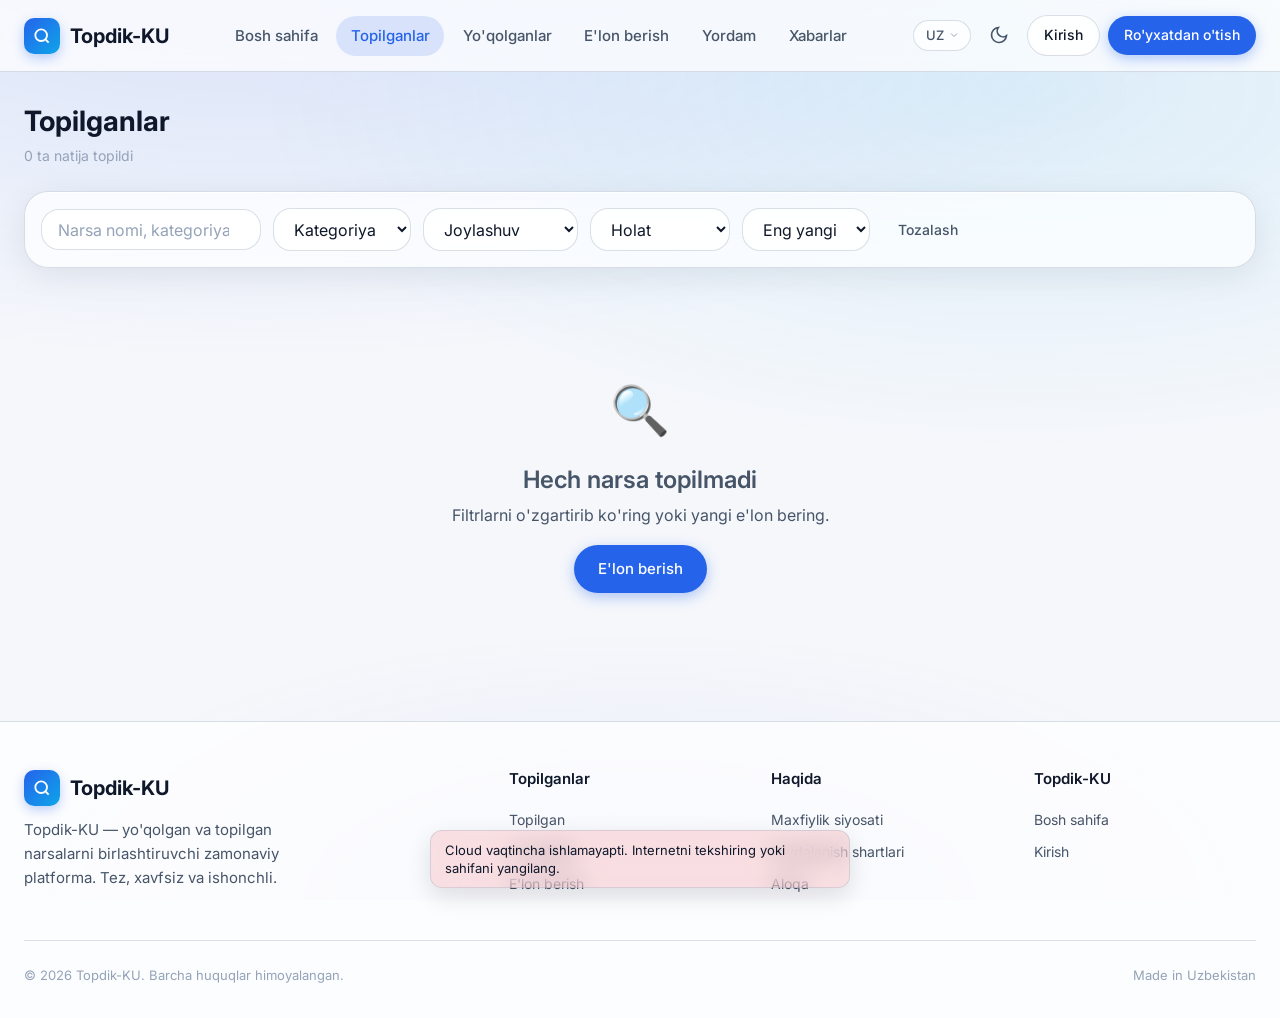
<file: found.html>
<!DOCTYPE html>
<html lang="uz">
<head>
  <meta charset="UTF-8">
  <meta name="viewport" content="width=device-width, initial-scale=1.0">
  <title>Topilganlar — Topdik-KU</title>
  <link rel="stylesheet" href="css/variables.css">
  <link rel="stylesheet" href="css/base.css">
  <link rel="stylesheet" href="css/components.css">
  <link rel="stylesheet" href="css/layout.css">
  <script src="js/theme.js"></script>
  <style>
    .page-header { margin-bottom: 1.5rem; }
    .page-header h1 { font-size: 1.75rem; margin-bottom: 0.35rem; }
    .filters-drawer { display: none; }
    @media (max-width: 768px) {
      .filters-bar .filter-desktop { display: none; }
      .filters-drawer { display: block; }
    }
  </style>
</head>
<body>
  <div id="app-header"></div>
  
  <main class="main">
    <div class="container">
      <div class="page-header">
        <h1 data-i18n="nav_found">Topilganlar</h1>
        <p class="results-count" id="resultsCount"></p>
      </div>
      
      <!-- Filters -->
      <div class="glass filters-bar">
        <input type="search" id="searchInput" class="form-input" style="max-width:220px;padding:0.6rem 1rem" data-i18n-placeholder="hero_search_placeholder" placeholder="Qidirish...">
        
        <select id="filterCategory" class="form-select" style="width:auto;padding:0.6rem 1rem">
          <option value="" data-i18n="filter_category">Kategoriya</option>
        </select>
        
        <select id="filterCity" class="form-select" style="width:auto;padding:0.6rem 1rem">
          <option value="" data-i18n="filter_location">Joylashuv</option>
        </select>
        
        <select id="filterStatus" class="form-select" style="width:auto;padding:0.6rem 1rem">
          <option value="" data-i18n="filter_status">Holat</option>
          <option value="active" data-i18n="status_active">Faol</option>
          <option value="returned" data-i18n="status_returned">Qaytarilgan</option>
        </select>
        
        <select id="sortSelect" class="form-select" style="width:auto;padding:0.6rem 1rem">
          <option value="newest" data-i18n="sort_newest">Eng yangi</option>
          <option value="oldest" data-i18n="sort_oldest">Eng eski</option>
        </select>
        
        <button class="btn btn-sm btn-ghost" id="clearFilters" data-i18n="btn_clear">Tozalash</button>
      </div>
      
      <div class="filter-chips" id="activeChips"></div>
      
      <div class="grid grid-3" id="itemsGrid">
        <!-- items -->
      </div>
      
      <div class="empty-state" id="emptyState" style="display:none">
        <div style="font-size:3rem;margin-bottom:1rem">🔍</div>
        <h3 data-i18n="no_results">Hech narsa topilmadi</h3>
        <p data-i18n="no_results_desc">Filtrlarni o'zgartirib ko'ring yoki yangi e'lon bering.</p>
        <a href="report.html?type=found" class="btn btn-primary" style="margin-top:1rem" data-i18n="nav_report">E'lon berish</a>
      </div>
    </div>
  </main>
  
  <div id="app-footer"></div>
  
  <script src="js/i18n.js"></script>
  <script src="js/data.js"></script>
  <script src="js/config.js"></script>
  <script src="js/cloud.js"></script>
  <script src="js/ui.js"></script>
  <script>
    const PAGE_TYPE = 'found';
    
    document.addEventListener('DOMContentLoaded', () => {
      UI.initCommon(PAGE_TYPE);
      
      // Populate filters
      const catSelect = document.getElementById('filterCategory');
      CATEGORIES.forEach(c => {
        const opt = document.createElement('option');
        opt.value = c.id;
        opt.textContent = t('cat_' + c.id);
        opt.setAttribute('data-i18n', 'cat_' + c.id);
        catSelect.appendChild(opt);
      });
      
      const citySelect = document.getElementById('filterCity');
      CITIES.forEach(city => {
        const opt = document.createElement('option');
        opt.value = city;
        opt.textContent = city;
        citySelect.appendChild(opt);
      });
      
      // URL params
      const params = new URLSearchParams(location.search);
      if (params.get('q')) document.getElementById('searchInput').value = params.get('q');
      if (params.get('category')) catSelect.value = params.get('category');
      
      function getFilters() {
        return {
          type: PAGE_TYPE,
          q: document.getElementById('searchInput').value.trim(),
          category: catSelect.value,
          city: citySelect.value,
          status: document.getElementById('filterStatus').value,
          sort: document.getElementById('sortSelect').value
        };
      }
      
      function render() {
        const filters = getFilters();
        const items = DataStore.getItems(filters);
        
        document.getElementById('resultsCount').textContent = t('results_count', { count: items.length });
        
        // Chips
        const chips = [];
        if (filters.q) chips.push({ key: 'q', label: `"${filters.q}"` });
        if (filters.category) chips.push({ key: 'category', label: t('cat_' + filters.category) });
        if (filters.city) chips.push({ key: 'city', label: filters.city });
        if (filters.status) chips.push({ key: 'status', label: t('status_' + filters.status) });
        
        document.getElementById('activeChips').innerHTML = chips.map(c => `
          <span class="chip active">${c.label} <span class="remove" data-key="${c.key}">×</span></span>
        `).join('');
        
        document.getElementById('activeChips').querySelectorAll('.remove').forEach(el => {
          el.addEventListener('click', () => {
            const k = el.dataset.key;
            if (k === 'q') document.getElementById('searchInput').value = '';
            if (k === 'category') catSelect.value = '';
            if (k === 'city') citySelect.value = '';
            if (k === 'status') document.getElementById('filterStatus').value = '';
            render();
          });
        });
        
        const grid = document.getElementById('itemsGrid');
        const empty = document.getElementById('emptyState');
        
        if (items.length === 0) {
          grid.innerHTML = '';
          empty.style.display = 'block';
        } else {
          empty.style.display = 'none';
          grid.innerHTML = items.map(i => UI.itemCard(i)).join('');
        }
      }
      
      // Events
      ['searchInput', 'filterCategory', 'filterCity', 'filterStatus', 'sortSelect'].forEach(id => {
        document.getElementById(id).addEventListener('input', render);
        document.getElementById(id).addEventListener('change', render);
      });
      
      document.getElementById('clearFilters').addEventListener('click', () => {
        document.getElementById('searchInput').value = '';
        catSelect.value = '';
        citySelect.value = '';
        document.getElementById('filterStatus').value = '';
        document.getElementById('sortSelect').value = 'newest';
        render();
      });
      
      render();
      updatePageTranslations();

      document.addEventListener('cloudSynced', render);
      document.addEventListener('cloudDataUpdated', render);
    });
  </script>
</body>
</html>
</file>
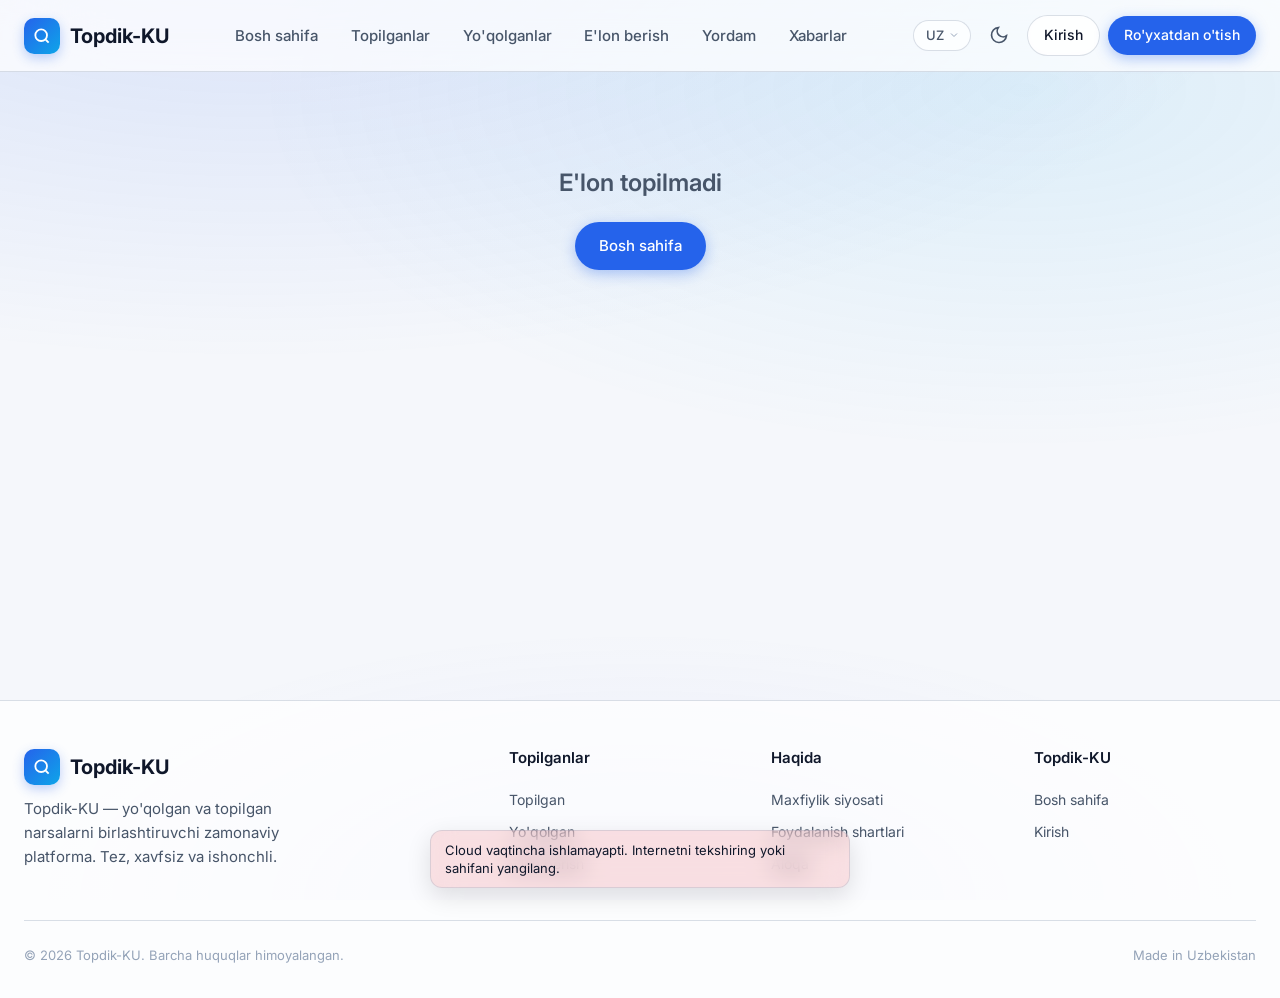
<file: item.html>
<!DOCTYPE html>
<html lang="uz">
<head>
  <meta charset="UTF-8">
  <meta name="viewport" content="width=device-width, initial-scale=1.0">
  <title>E'lon — Topdik-KU</title>
  <link rel="stylesheet" href="css/variables.css">
  <link rel="stylesheet" href="css/base.css">
  <link rel="stylesheet" href="css/components.css">
  <link rel="stylesheet" href="css/layout.css">
  <script src="js/theme.js"></script>
  <style>
    .item-detail { display: grid; grid-template-columns: 1.2fr 1fr; gap: 2rem; }
    .item-gallery { border-radius: var(--radius-lg); overflow: hidden; background: var(--bg-secondary); aspect-ratio: 4/3; }
    .item-gallery img { width: 100%; height: 100%; object-fit: cover; }
    .item-meta { display: flex; flex-wrap: wrap; gap: 1rem; margin: 1rem 0; font-size: 0.9375rem; color: var(--text-secondary); }
    .item-meta span { display: inline-flex; align-items: center; gap: 0.35rem; }
    .item-actions { display: flex; flex-wrap: wrap; gap: 0.75rem; margin-top: 1.5rem; }
    .publisher { display: flex; align-items: center; gap: 0.75rem; padding: 1rem; border-radius: var(--radius-md); margin-top: 1.5rem; }
    .publisher-avatar { width: 48px; height: 48px; border-radius: 50%; background: var(--accent-soft); display: flex; align-items: center; justify-content: center; font-weight: 600; color: var(--accent); }
    .similar-grid { margin-top: 3rem; }
    @media (max-width: 768px) {
      .item-detail { grid-template-columns: 1fr; }
    }
  </style>
</head>
<body>
  <div id="app-header"></div>
  
  <main class="main">
    <div class="container" id="itemContent">
      <div style="text-align:center;padding:4rem">
        <div class="spinner" style="margin:0 auto"></div>
      </div>
    </div>
  </main>
  
  <div id="app-footer"></div>
  
  <script src="js/i18n.js"></script>
  <script src="js/data.js"></script>
  <script src="js/config.js"></script>
  <script src="js/cloud.js"></script>
  <script src="js/ui.js"></script>
  <script>
    document.addEventListener('DOMContentLoaded', () => {
      UI.initCommon('');
      
      const params = new URLSearchParams(location.search);
      const id = params.get('id');
      const item = DataStore.getItem(id);
      
      if (!item) {
        document.getElementById('itemContent').innerHTML = `
          <div class="empty-state">
            <h3>E'lon topilmadi</h3>
            <a href="index.html" class="btn btn-primary" style="margin-top:1rem">Bosh sahifa</a>
          </div>
        `;
        return;
      }
      
      document.title = `${item.title} — Topdik-KU`;
      
      const session = DataStore.getSession();
      const saved = session ? DataStore.isCollected(session.id, item.id) : false;
      const img = item.images?.[0] || UI.placeholderImg(item.category);
      const matches = DataStore.getMatchesFor(item.id);
      
      document.getElementById('itemContent').innerHTML = `
        <div class="item-detail">
          <div>
            <div class="item-gallery glass-card">
              <img src="${img}" alt="${UI.escape(item.title)}" onerror="this.src='${UI.placeholderImg(item.category)}'">
            </div>
          </div>
          
          <div>
            <div style="display:flex;gap:0.5rem;margin-bottom:0.75rem;flex-wrap:wrap">
              ${UI.statusBadge(item.status)}
              <span class="badge">${item.type === 'found' ? t('filter_found') : t('filter_lost')}</span>
              <span class="badge">${UI.categoryName(item.category)}</span>
            </div>
            
            <h1 style="font-size:1.75rem;margin-bottom:0.5rem">${UI.escape(item.title)}</h1>
            
            <div class="item-meta">
              <span>📍 ${UI.escape(item.location)}</span>
              <span>📅 ${UI.formatDateTime(item.date, item.time)}</span>
              <span>🕒 ${UI.timeAgo(item.createdAt)}</span>
            </div>
            
            <p style="color:var(--text-secondary);line-height:1.7;margin:1.25rem 0">${UI.escape(item.description)}</p>
            
            <div class="glass-card" style="padding:1.25rem;margin:1.25rem 0;border:1px solid var(--accent);background:var(--accent-soft)">
              <div style="font-weight:600;margin-bottom:0.5rem">Xabarlashish</div>
              ${session && session.id === item.userId ? `
                <p style="font-size:0.875rem;color:var(--text-secondary);margin:0">
                  Bu <strong>sizning</strong> e'loningiz. Boshqa foydalanuvchi e'lonni ochib
                  <strong>Bog'lanish</strong> bosganda xabar <a href="messages.html" style="color:var(--accent)">Xabarlar</a> bo'limida chiqadi.
                </p>
              ` : session ? `
                <p style="font-size:0.875rem;color:var(--text-secondary);margin-bottom:0.75rem">
                  E'lon egasiga ichki chat orqali yozing. Telefon raqami ochiq ko'rinmaydi.
                </p>
                <a href="messages.html?to=${item.userId}&item=${item.id}" class="btn btn-primary" style="width:100%">
                  ${t('btn_contact')} — xabar yozish
                </a>
              ` : `
                <p style="font-size:0.875rem;color:var(--text-secondary);margin-bottom:0.75rem">
                  Xabar yozish uchun avval tizimga kiring.
                </p>
                <a href="auth.html?mode=login&redirect=${encodeURIComponent('messages.html?to=' + item.userId + '&item=' + item.id)}" class="btn btn-primary" style="width:100%">
                  Kirish va bog'lanish
                </a>
              `}
            </div>

            <div class="item-actions">
              ${session ? `
                <button class="btn btn-secondary btn-save" data-id="${item.id}">
                  <svg width="18" height="18" fill="${saved ? 'currentColor' : 'none'}" stroke="currentColor" stroke-width="2" viewBox="0 0 24 24" style="vertical-align:-3px"><path d="M20.84 4.61a5.5 5.5 0 0 0-7.78 0L12 5.67l-1.06-1.06a5.5 5.5 0 0 0-7.78 7.78l1.06 1.06L12 21.23l7.78-7.78 1.06-1.06a5.5 5.5 0 0 0 0-7.78z"/></svg>
                  ${saved ? t('btn_saved') : t('btn_save')}
                </button>
              ` : ''}
              <button class="btn btn-ghost" id="reportBtn">Report</button>
            </div>
            
            <div class="glass publisher">
              <div class="publisher-avatar">${(item.userName || 'U')[0].toUpperCase()}</div>
              <div>
                <div style="font-weight:600">${UI.escape(item.userName || 'Foydalanuvchi')}</div>
                <div style="font-size:0.8125rem;color:var(--text-muted)">E'lon muallifi</div>
              </div>
            </div>
          </div>
        </div>
        
        ${matches.length ? `
          <div class="similar-grid">
            <h2 class="section__title" style="margin-bottom:1.25rem">O'xshash e'lonlar / Smart Match</h2>
            <div class="grid grid-3">
              ${matches.map(m => UI.itemCard(m)).join('')}
            </div>
          </div>
        ` : ''}
      `;
      
      document.getElementById('reportBtn')?.addEventListener('click', () => {
        UI.toast('Hisobot yuborildi. Moderatorlar tekshiradi.', 'info');
      });
      
      updatePageTranslations();
    });
  </script>
</body>
</html>
</file>
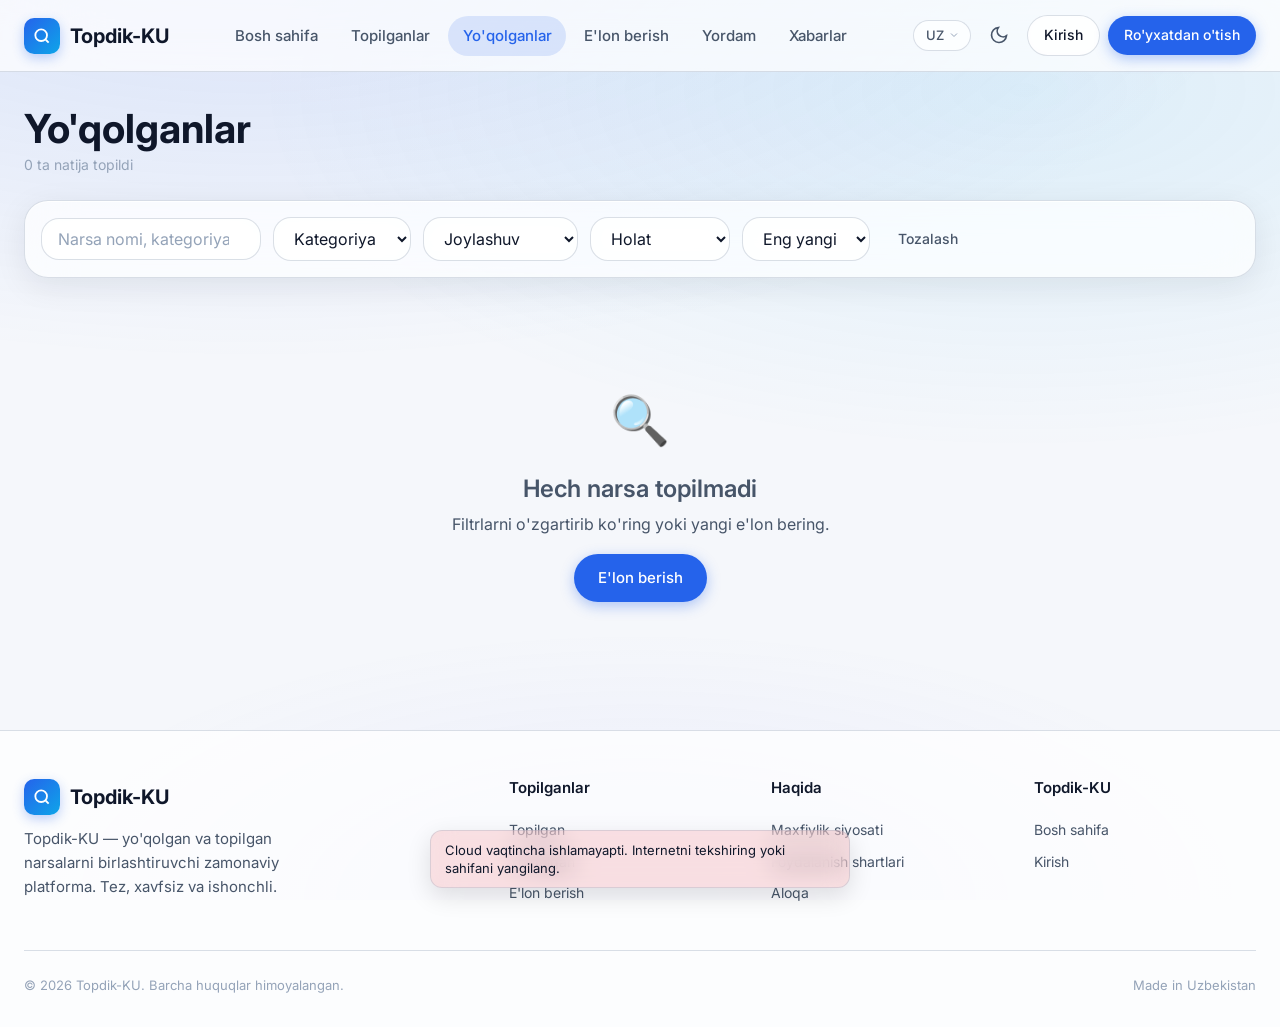
<file: lost.html>
<!DOCTYPE html>
<html lang="uz">
<head>
  <meta charset="UTF-8">
  <meta name="viewport" content="width=device-width, initial-scale=1.0">
  <title>Yo'qolganlar — Topdik-KU</title>
  <link rel="stylesheet" href="css/variables.css">
  <link rel="stylesheet" href="css/base.css">
  <link rel="stylesheet" href="css/components.css">
  <link rel="stylesheet" href="css/layout.css">
  <script src="js/theme.js"></script>
</head>
<body>
  <div id="app-header"></div>
  
  <main class="main">
    <div class="container">
      <div class="page-header" style="margin-bottom:1.5rem">
        <h1 data-i18n="nav_lost">Yo'qolganlar</h1>
        <p class="results-count" id="resultsCount"></p>
      </div>
      
      <div class="glass filters-bar">
        <input type="search" id="searchInput" class="form-input" style="max-width:220px;padding:0.6rem 1rem" data-i18n-placeholder="hero_search_placeholder" placeholder="Qidirish...">
        
        <select id="filterCategory" class="form-select" style="width:auto;padding:0.6rem 1rem">
          <option value="" data-i18n="filter_category">Kategoriya</option>
        </select>
        
        <select id="filterCity" class="form-select" style="width:auto;padding:0.6rem 1rem">
          <option value="" data-i18n="filter_location">Joylashuv</option>
        </select>
        
        <select id="filterStatus" class="form-select" style="width:auto;padding:0.6rem 1rem">
          <option value="" data-i18n="filter_status">Holat</option>
          <option value="active" data-i18n="status_active">Faol</option>
          <option value="returned" data-i18n="status_returned">Qaytarilgan</option>
        </select>
        
        <select id="sortSelect" class="form-select" style="width:auto;padding:0.6rem 1rem">
          <option value="newest" data-i18n="sort_newest">Eng yangi</option>
          <option value="oldest" data-i18n="sort_oldest">Eng eski</option>
        </select>
        
        <button class="btn btn-sm btn-ghost" id="clearFilters" data-i18n="btn_clear">Tozalash</button>
      </div>
      
      <div class="filter-chips" id="activeChips"></div>
      
      <div class="grid grid-3" id="itemsGrid"></div>
      
      <div class="empty-state" id="emptyState" style="display:none">
        <div style="font-size:3rem;margin-bottom:1rem">🔍</div>
        <h3 data-i18n="no_results">Hech narsa topilmadi</h3>
        <p data-i18n="no_results_desc">Filtrlarni o'zgartirib ko'ring yoki yangi e'lon bering.</p>
        <a href="report.html?type=lost" class="btn btn-primary" style="margin-top:1rem" data-i18n="nav_report">E'lon berish</a>
      </div>
    </div>
  </main>
  
  <div id="app-footer"></div>
  
  <script src="js/i18n.js"></script>
  <script src="js/data.js"></script>
  <script src="js/config.js"></script>
  <script src="js/cloud.js"></script>
  <script src="js/ui.js"></script>
  <script>
    const PAGE_TYPE = 'lost';
    
    document.addEventListener('DOMContentLoaded', () => {
      UI.initCommon(PAGE_TYPE);
      
      const catSelect = document.getElementById('filterCategory');
      CATEGORIES.forEach(c => {
        const opt = document.createElement('option');
        opt.value = c.id;
        opt.textContent = t('cat_' + c.id);
        catSelect.appendChild(opt);
      });
      
      const citySelect = document.getElementById('filterCity');
      CITIES.forEach(city => {
        const opt = document.createElement('option');
        opt.value = city;
        opt.textContent = city;
        citySelect.appendChild(opt);
      });
      
      const params = new URLSearchParams(location.search);
      if (params.get('q')) document.getElementById('searchInput').value = params.get('q');
      if (params.get('category')) catSelect.value = params.get('category');
      
      function getFilters() {
        return {
          type: PAGE_TYPE,
          q: document.getElementById('searchInput').value.trim(),
          category: catSelect.value,
          city: citySelect.value,
          status: document.getElementById('filterStatus').value,
          sort: document.getElementById('sortSelect').value
        };
      }
      
      function render() {
        const filters = getFilters();
        const items = DataStore.getItems(filters);
        
        document.getElementById('resultsCount').textContent = t('results_count', { count: items.length });
        
        const chips = [];
        if (filters.q) chips.push({ key: 'q', label: `"${filters.q}"` });
        if (filters.category) chips.push({ key: 'category', label: t('cat_' + filters.category) });
        if (filters.city) chips.push({ key: 'city', label: filters.city });
        if (filters.status) chips.push({ key: 'status', label: t('status_' + filters.status) });
        
        document.getElementById('activeChips').innerHTML = chips.map(c => `
          <span class="chip active">${c.label} <span class="remove" data-key="${c.key}">×</span></span>
        `).join('');
        
        document.getElementById('activeChips').querySelectorAll('.remove').forEach(el => {
          el.addEventListener('click', () => {
            const k = el.dataset.key;
            if (k === 'q') document.getElementById('searchInput').value = '';
            if (k === 'category') catSelect.value = '';
            if (k === 'city') citySelect.value = '';
            if (k === 'status') document.getElementById('filterStatus').value = '';
            render();
          });
        });
        
        const grid = document.getElementById('itemsGrid');
        const empty = document.getElementById('emptyState');
        
        if (items.length === 0) {
          grid.innerHTML = '';
          empty.style.display = 'block';
        } else {
          empty.style.display = 'none';
          grid.innerHTML = items.map(i => UI.itemCard(i)).join('');
        }
      }
      
      ['searchInput', 'filterCategory', 'filterCity', 'filterStatus', 'sortSelect'].forEach(id => {
        document.getElementById(id).addEventListener('input', render);
        document.getElementById(id).addEventListener('change', render);
      });
      
      document.getElementById('clearFilters').addEventListener('click', () => {
        document.getElementById('searchInput').value = '';
        catSelect.value = '';
        citySelect.value = '';
        document.getElementById('filterStatus').value = '';
        document.getElementById('sortSelect').value = 'newest';
        render();
      });
      
      render();
      updatePageTranslations();

      document.addEventListener('cloudSynced', render);
      document.addEventListener('cloudDataUpdated', render);
    });
  </script>
</body>
</html>
</file>
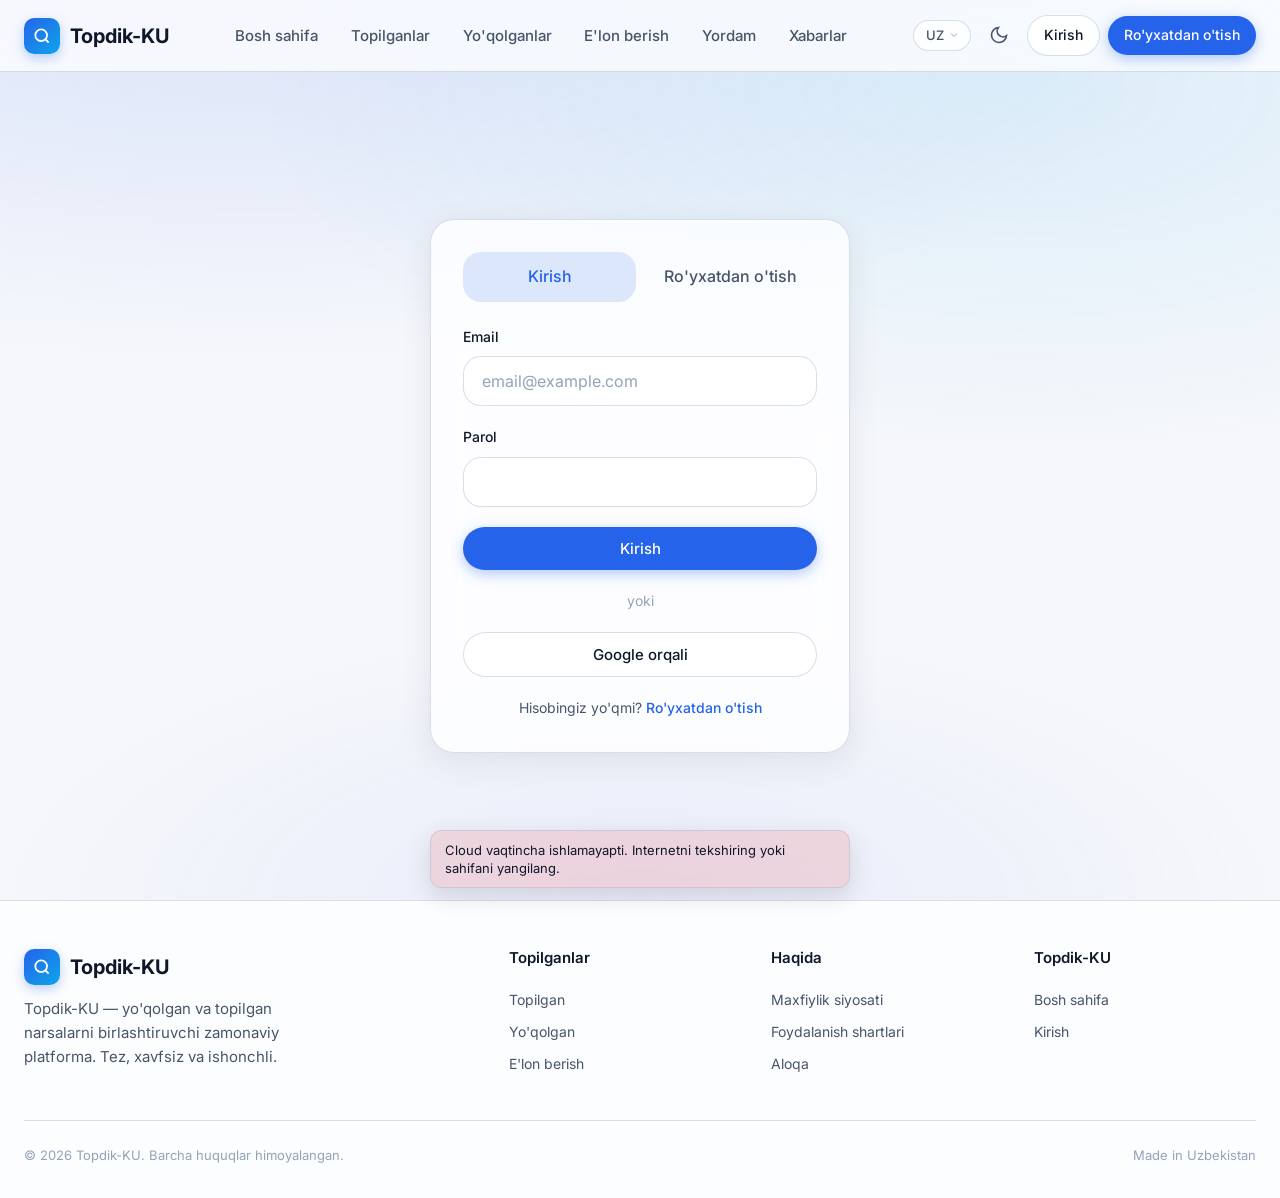
<file: messages.html>
<!DOCTYPE html>
<html lang="uz">
<head>
  <meta charset="UTF-8">
  <meta name="viewport" content="width=device-width, initial-scale=1.0">
  <title>Xabarlar — Topdik-KU</title>
  <link rel="stylesheet" href="css/variables.css">
  <link rel="stylesheet" href="css/base.css">
  <link rel="stylesheet" href="css/components.css">
  <link rel="stylesheet" href="css/layout.css">
  <script src="js/theme.js"></script>
  <style>
    .messages-layout { display: grid; grid-template-columns: 320px 1fr; gap: 1.5rem; min-height: 500px; }
    .conv-list { border-radius: var(--radius-lg); overflow: hidden; max-height: 600px; overflow-y: auto; }
    .conv-item { display: flex; gap: 0.75rem; padding: 1rem; cursor: pointer; border-bottom: 1px solid var(--border); transition: background var(--transition); }
    .conv-item:hover, .conv-item.active { background: var(--accent-soft); }
    .conv-avatar { width: 44px; height: 44px; border-radius: 50%; background: var(--accent-soft); display: flex; align-items: center; justify-content: center; font-weight: 600; color: var(--accent); flex-shrink: 0; }
    .chat-area { display: flex; flex-direction: column; border-radius: var(--radius-lg); min-height: 500px; }
    .chat-header { padding: 1rem 1.25rem; border-bottom: 1px solid var(--border); font-weight: 600; }
    .chat-messages { flex: 1; padding: 1.25rem; overflow-y: auto; display: flex; flex-direction: column; gap: 0.75rem; max-height: 400px; }
    .msg { max-width: 75%; padding: 0.75rem 1rem; border-radius: var(--radius-md); font-size: 0.9375rem; }
    .msg.mine { align-self: flex-end; background: var(--accent); color: white; border-bottom-right-radius: 4px; }
    .msg.theirs { align-self: flex-start; background: var(--bg-card); border: 1px solid var(--border); border-bottom-left-radius: 4px; }
    .chat-input { display: flex; gap: 0.75rem; padding: 1rem; border-top: 1px solid var(--border); }
    .chat-input input { flex: 1; }
    @media (max-width: 768px) {
      .messages-layout { grid-template-columns: 1fr; }
      .conv-list { max-height: 200px; }
    }
  </style>
</head>
<body>
  <div id="app-header"></div>
  
  <main class="main">
    <div class="container">
      <h1 style="margin-bottom:1.5rem" data-i18n="messages_title">Xabarlar</h1>
      
      <div class="messages-layout">
        <div class="glass conv-list" id="convList"></div>
        
        <div class="glass chat-area" id="chatArea">
          <div class="empty-state" style="flex:1;display:flex;align-items:center;justify-content:center;flex-direction:column">
            <div style="font-size:2.5rem;margin-bottom:0.75rem">💬</div>
            <p data-i18n="messages_empty">Hali xabarlar yo'q</p>
          </div>
        </div>
      </div>
    </div>
  </main>
  
  <div id="app-footer"></div>
  
  <script src="js/i18n.js"></script>
  <script src="js/data.js"></script>
  <script src="js/config.js"></script>
  <script src="js/cloud.js"></script>
  <script src="js/ui.js"></script>
  <script>
    document.addEventListener('DOMContentLoaded', () => {
      UI.initCommon('messages');
      
      const session = DataStore.getSession();
      if (!session) {
        location.href = 'auth.html?mode=login&redirect=messages.html';
        return;
      }
      
      const params = new URLSearchParams(location.search);
      const toId = params.get('to');
      const itemId = params.get('item');
      
      // If coming from item contact, ensure conversation context
      if (toId && itemId) {
        const item = DataStore.getItem(itemId);
        if (item && !DataStore.getMessages(session.id, toId, itemId).length) {
          // just open chat
        }
      }
      
      function renderConvs() {
        const convs = DataStore.getConversations(session.id);
        const list = document.getElementById('convList');
        
        if (convs.length === 0 && !(toId && itemId)) {
          list.innerHTML = `<div class="empty-state" style="padding:2rem">
          <p style="margin-bottom:0.75rem">${t('messages_empty')}</p>
          <p style="font-size:0.8125rem;color:var(--text-muted);line-height:1.5">E'lon ochib <strong>Bog'lanish</strong> tugmasini bosing — suhbat shu yerda ochiladi.</p>
        </div>`;
          return;
        }
        
        let html = convs.map(c => `
          <div class="conv-item" data-other="${c.otherId}" data-item="${c.itemId}">
            <div class="conv-avatar">${(c.otherName || 'U')[0]}</div>
            <div style="min-width:0;flex:1">
              <div style="font-weight:600;font-size:0.9375rem">${UI.escape(c.otherName)}</div>
              <div style="font-size:0.8125rem;color:var(--text-muted);white-space:nowrap;overflow:hidden;text-overflow:ellipsis">${UI.escape(c.itemTitle)}</div>
              <div style="font-size:0.75rem;color:var(--text-muted)">${UI.timeAgo(c.lastAt)}</div>
            </div>
          </div>
        `).join('');
        
        // Add pending new conversation
        if (toId && itemId) {
          const item = DataStore.getItem(itemId);
          const exists = convs.some(c => c.otherId === toId && c.itemId === itemId);
          if (!exists && item) {
            html = `
              <div class="conv-item active" data-other="${toId}" data-item="${itemId}">
                <div class="conv-avatar">${(item.userName || 'U')[0]}</div>
                <div>
                  <div style="font-weight:600">${UI.escape(item.userName)}</div>
                  <div style="font-size:0.8125rem;color:var(--text-muted)">${UI.escape(item.title)}</div>
                </div>
              </div>
            ` + html;
          }
        }
        
        list.innerHTML = html || `<div class="empty-state" style="padding:2rem"><p>${t('messages_empty')}</p></div>`;
        
        list.querySelectorAll('.conv-item').forEach(el => {
          el.addEventListener('click', () => openChat(el.dataset.other, el.dataset.item));
        });
      }
      
      function openChat(otherId, itemId) {
        document.querySelectorAll('.conv-item').forEach(el => {
          el.classList.toggle('active', el.dataset.other === otherId && el.dataset.item === itemId);
        });
        
        const item = DataStore.getItem(itemId);
        const msgs = DataStore.getMessages(session.id, otherId, itemId);
        const otherName = item?.userId === otherId ? item.userName : (msgs[0]?.from === otherId ? msgs[0].fromName : msgs[0]?.toName) || 'User';
        
        document.getElementById('chatArea').innerHTML = `
          <div class="chat-header">${UI.escape(otherName)} — ${UI.escape(item?.title || '')}</div>
          <div class="chat-messages" id="chatMsgs">
            ${msgs.map(m => `
              <div class="msg ${m.from === session.id ? 'mine' : 'theirs'}">${UI.escape(m.text)}</div>
            `).join('') || '<p style="text-align:center;color:var(--text-muted);font-size:0.875rem">Suhbatni boshlang</p>'}
          </div>
          <div class="chat-input">
            <input type="text" id="msgInput" class="form-input" data-i18n-placeholder="messages_placeholder" placeholder="Xabar yozing...">
            <button class="btn btn-primary" id="sendBtn">➤</button>
          </div>
        `;
        
        const msgsEl = document.getElementById('chatMsgs');
        msgsEl.scrollTop = msgsEl.scrollHeight;
        
        document.getElementById('sendBtn').addEventListener('click', send);
        document.getElementById('msgInput').addEventListener('keydown', e => { if (e.key === 'Enter') send(); });
        
        function send() {
          const input = document.getElementById('msgInput');
          const text = input.value.trim();
          if (!text) return;
          
          DataStore.sendMessage({
            from: session.id,
            fromName: session.name,
            to: otherId,
            toName: otherName,
            itemId,
            itemTitle: item?.title || '',
            text
          });
          
          input.value = '';
          openChat(otherId, itemId);
          renderConvs();
        }
      }
      
      let currentChat = { otherId: null, itemId: null };

      const _openChat = openChat;
      openChat = function(otherId, itemId) {
        currentChat = { otherId, itemId };
        _openChat(otherId, itemId);
      };

      renderConvs();
      
      if (toId && itemId) {
        openChat(toId, itemId);
      }
      
      // Cloud dan yangi xabarlar
      function refreshFromCloud() {
        renderConvs();
        if (currentChat.otherId && currentChat.itemId) {
          openChat(currentChat.otherId, currentChat.itemId);
        }
      }
      document.addEventListener('cloudSynced', refreshFromCloud);
      document.addEventListener('cloudDataUpdated', refreshFromCloud);
      
      updatePageTranslations();
    });
  </script>
</body>
</html>
</file>
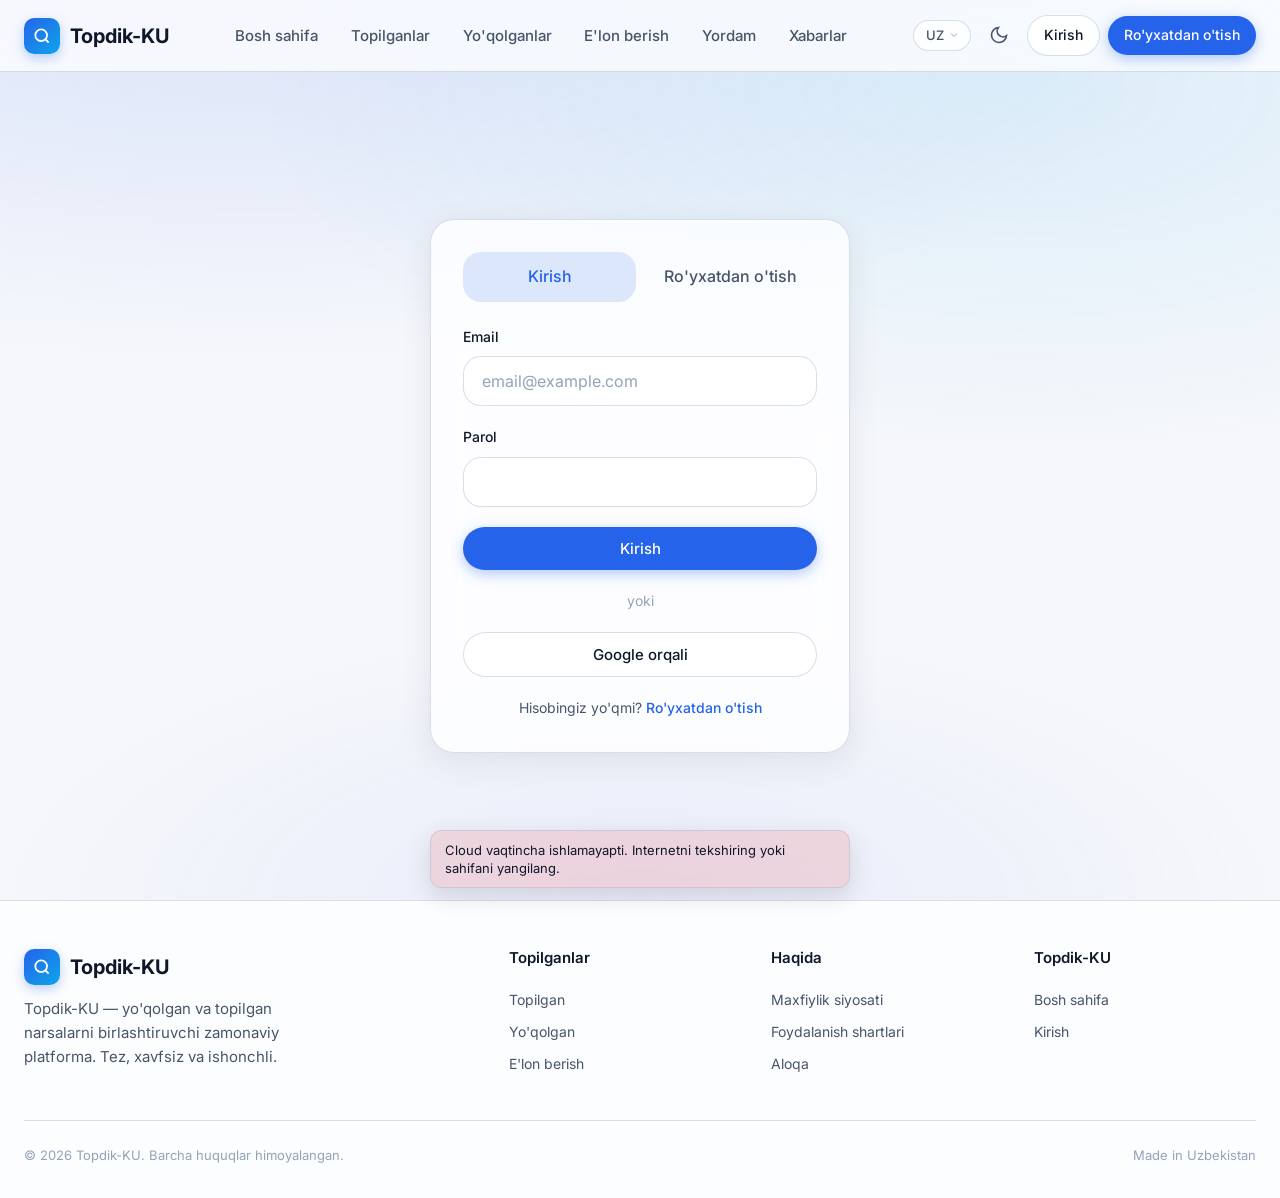
<file: profile.html>
<!DOCTYPE html>
<html lang="uz">
<head>
  <meta charset="UTF-8">
  <meta name="viewport" content="width=device-width, initial-scale=1.0">
  <title>Profil — Topdik-KU</title>
  <link rel="stylesheet" href="css/variables.css">
  <link rel="stylesheet" href="css/base.css">
  <link rel="stylesheet" href="css/components.css">
  <link rel="stylesheet" href="css/layout.css">
  <script src="js/theme.js"></script>
  <style>
    .profile-header { display: flex; align-items: center; gap: 1.5rem; margin-bottom: 2rem; padding: 1.5rem; border-radius: var(--radius-lg); }
    .profile-avatar { width: 80px; height: 80px; border-radius: 50%; background: var(--accent-soft); display: flex; align-items: center; justify-content: center; font-size: 2rem; font-weight: 700; color: var(--accent); }
    .profile-tabs { display: flex; gap: 0.5rem; margin-bottom: 1.5rem; flex-wrap: wrap; }
    .profile-tab { padding: 0.6rem 1.1rem; border-radius: var(--radius-full); font-weight: 500; color: var(--text-secondary); cursor: pointer; transition: all var(--transition); }
    .profile-tab.active { background: var(--accent-soft); color: var(--accent); }
  </style>
</head>
<body>
  <div id="app-header"></div>
  
  <main class="main">
    <div class="container" id="profileContent"></div>
  </main>
  
  <div id="app-footer"></div>
  
  <script src="js/i18n.js"></script>
  <script src="js/data.js"></script>
  <script src="js/config.js"></script>
  <script src="js/cloud.js"></script>
  <script src="js/ui.js"></script>
  <script>
    document.addEventListener('DOMContentLoaded', () => {
      UI.initCommon('');
      
      const session = DataStore.getSession();
      if (!session) {
        location.href = 'auth.html?mode=login&redirect=profile.html';
        return;
      }
      
      const myItems = DataStore.getItems({}).filter(i => i.userId === session.id);
      const collects = DataStore.getCollects(session.id);
      const collectedItems = collects.map(id => DataStore.getItem(id)).filter(Boolean);
      
      document.getElementById('profileContent').innerHTML = `
        <div class="glass profile-header">
          <div class="profile-avatar">${(session.name || 'U')[0].toUpperCase()}</div>
          <div style="flex:1">
            <h1 style="font-size:1.5rem">${UI.escape(session.name)}</h1>
            <p style="color:var(--text-muted);font-size:0.9375rem">${session.email || session.phone || ''}</p>
            <div style="margin-top:0.5rem">
              ${session.verified ? '<span class="badge badge-success">✓ Verified</span>' : '<span class="badge badge-warning">Unverified</span>'}
            </div>
          </div>
          <button class="btn btn-secondary btn-sm" id="editBtn" data-i18n="profile_edit">Tahrirlash</button>
        </div>
        
        <div class="profile-tabs">
          <div class="profile-tab active" data-tab="listings" data-i18n="profile_listings">Mening e'lonlarim</div>
          <div class="profile-tab" data-tab="saved" data-i18n="profile_saved">Saqlanganlar</div>
          <div class="profile-tab" data-tab="settings" data-i18n="profile_settings">Sozlamalar</div>
        </div>
        
        <div id="tab-listings">
          <div class="grid grid-3">
            ${myItems.length ? myItems.map(i => UI.itemCard(i, { showSave: false })).join('') : '<div class="empty-state"><p>Hali e\'lonlaringiz yo\'q</p><a href="report.html" class="btn btn-primary" style="margin-top:1rem">E\'lon berish</a></div>'}
          </div>
        </div>
        
        <div id="tab-saved" style="display:none">
          <div class="grid grid-3">
            ${collectedItems.length ? collectedItems.map(i => UI.itemCard(i)).join('') : '<div class="empty-state"><p>Saqlanganlar bo\'sh</p></div>'}
          </div>
        </div>
        
        <div id="tab-settings" style="display:none">
          <div class="glass-card" style="padding:1.5rem;max-width:480px">
            <div class="form-group">
              <label class="form-label">Til / Language</label>
              <select id="profLang" class="form-select">
                <option value="uz">O'zbekcha</option>
                <option value="ru">Русский</option>
                <option value="en">English</option>
              </select>
            </div>
            <div class="form-group">
              <label class="form-label">Mavzu / Theme</label>
              <button class="btn btn-secondary" data-theme-toggle>Light / Dark</button>
            </div>
            <hr style="border:none;border-top:1px solid var(--border);margin:1.5rem 0">
            <button class="btn btn-danger btn-sm" id="deleteAccount">Hisobni o'chirish</button>
          </div>
        </div>
      `;
      
      document.querySelectorAll('.profile-tab').forEach(tab => {
        tab.addEventListener('click', () => {
          document.querySelectorAll('.profile-tab').forEach(t => t.classList.remove('active'));
          tab.classList.add('active');
          ['listings', 'saved', 'settings'].forEach(id => {
            document.getElementById('tab-' + id).style.display = tab.dataset.tab === id ? 'block' : 'none';
          });
        });
      });
      
      document.getElementById('profLang').value = currentLang;
      document.getElementById('profLang').addEventListener('change', (e) => setLanguage(e.target.value));
      
      document.getElementById('deleteAccount').addEventListener('click', () => {
        if (confirm(t('confirm_delete'))) {
          DataStore.logout();
          UI.toast('Hisob o\'chirildi (demo)', 'info');
          setTimeout(() => location.href = 'index.html', 500);
        }
      });
      
      document.getElementById('editBtn').addEventListener('click', () => {
        UI.toast('Profil tahrirlash (demo)', 'info');
      });
      
      updatePageTranslations();
    });
  </script>
</body>
</html>
</file>
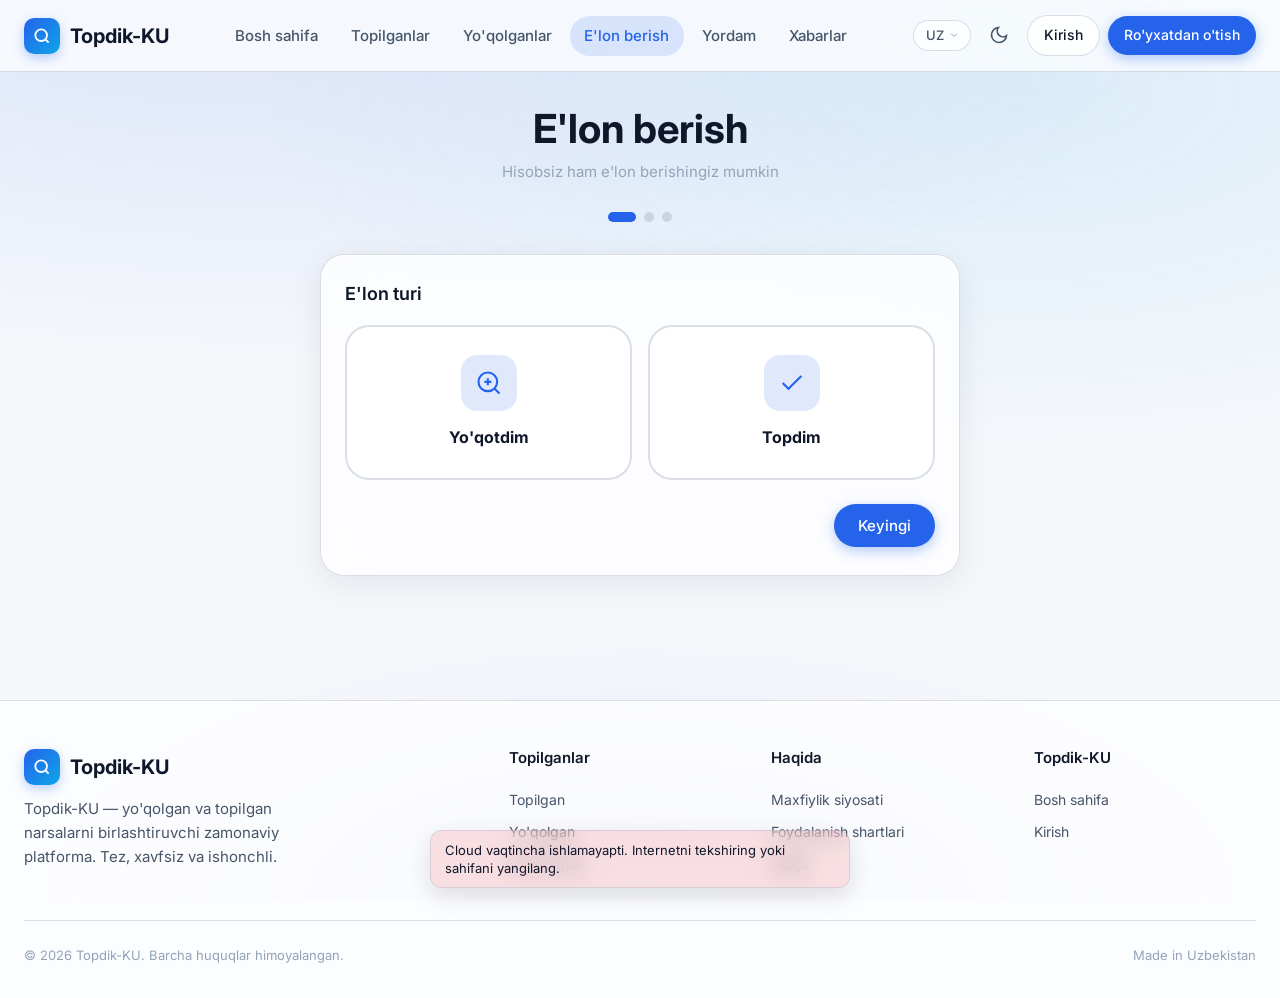
<file: report.html>
<!DOCTYPE html>
<html lang="uz">
<head>
  <meta charset="UTF-8">
  <meta name="viewport" content="width=device-width, initial-scale=1.0">
  <title>E'lon berish — Topdik-KU</title>
  <link rel="stylesheet" href="css/variables.css">
  <link rel="stylesheet" href="css/base.css">
  <link rel="stylesheet" href="css/components.css">
  <link rel="stylesheet" href="css/layout.css">
  <script src="js/theme.js"></script>
  <style>
    .report-form { max-width: 640px; margin: 0 auto; }
    .step-indicator { display: flex; gap: 0.5rem; margin-bottom: 2rem; justify-content: center; }
    .step-dot { width: 10px; height: 10px; border-radius: 50%; background: var(--border); transition: all var(--transition); }
    .step-dot.active { background: var(--accent); width: 28px; border-radius: 5px; }
    .form-step { display: none; }
    .form-step.active { display: block; animation: fadeIn 0.3s ease; }
    @keyframes fadeIn { from { opacity: 0; transform: translateY(8px); } to { opacity: 1; transform: none; } }
    .type-cards { display: grid; grid-template-columns: 1fr 1fr; gap: 1rem; }
    .type-card {
      padding: 1.75rem 1.25rem;
      text-align: center;
      border-radius: var(--radius-lg);
      border: 2px solid var(--border);
      cursor: pointer;
      transition: all var(--transition);
      background: var(--bg-card);
      backdrop-filter: blur(16px);
    }
    .type-card:hover, .type-card.selected {
      border-color: var(--accent);
      background: var(--accent-soft);
      box-shadow: 0 8px 24px rgba(37, 99, 235, 0.15);
    }
    .type-card .icon-wrap {
      width: 56px; height: 56px;
      margin: 0 auto 0.85rem;
      border-radius: 16px;
      display: flex; align-items: center; justify-content: center;
      background: var(--accent-soft);
      color: var(--accent);
    }
    .image-preview { display: flex; flex-wrap: wrap; gap: 0.75rem; margin-top: 0.75rem; }
    .image-preview .preview-item {
      position: relative;
      width: 88px; height: 88px;
      border-radius: var(--radius-md);
      overflow: hidden;
      border: 1px solid var(--border);
    }
    .image-preview img { width: 100%; height: 100%; object-fit: cover; }
    .guest-note {
      font-size: 0.8125rem;
      color: var(--text-secondary);
      background: var(--accent-soft);
      padding: 0.75rem 1rem;
      border-radius: var(--radius-md);
      margin-bottom: 1.25rem;
      line-height: 1.5;
    }
  </style>
</head>
<body>
  <div id="app-header"></div>
  
  <main class="main">
    <div class="container">
      <div class="report-form">
        <h1 style="text-align:center;margin-bottom:0.35rem" data-i18n="report_title">E'lon berish</h1>
        <p style="text-align:center;color:var(--text-muted);margin-bottom:1.75rem;font-size:0.9375rem">
          Hisobsiz ham e'lon berishingiz mumkin
        </p>
        
        <div class="step-indicator">
          <div class="step-dot active" data-step="1"></div>
          <div class="step-dot" data-step="2"></div>
          <div class="step-dot" data-step="3"></div>
        </div>
        
        <form id="reportForm" class="glass-card" style="padding:1.75rem 1.5rem">
          <div class="form-step active" data-step="1">
            <h3 style="margin-bottom:1.25rem;font-size:1.125rem" data-i18n="report_type">E'lon turi</h3>
            <div class="type-cards">
              <div class="type-card" data-type="lost">
                <div class="icon-wrap">
                  <svg width="28" height="28" fill="none" stroke="currentColor" stroke-width="1.8" viewBox="0 0 24 24"><circle cx="11" cy="11" r="8"/><path d="m21 21-4.35-4.35"/><path d="M11 8v6M8 11h6"/></svg>
                </div>
                <strong data-i18n="hero_btn_lost">Yo'qotdim</strong>
              </div>
              <div class="type-card" data-type="found">
                <div class="icon-wrap">
                  <svg width="28" height="28" fill="none" stroke="currentColor" stroke-width="1.8" viewBox="0 0 24 24"><path d="M20 6L9 17l-5-5"/></svg>
                </div>
                <strong data-i18n="hero_btn_found">Topdim</strong>
              </div>
            </div>
            <input type="hidden" name="type" id="itemType" required>
          </div>
          
          <div class="form-step" data-step="2">
            <div class="form-group">
              <label class="form-label" data-i18n="report_name">Narsa nomi</label>
              <input type="text" name="title" class="form-input" required maxlength="100" placeholder="Masalan: iPhone 15 Pro">
            </div>
            <div class="form-group">
              <label class="form-label" data-i18n="report_category">Kategoriya</label>
              <select name="category" class="form-select" required id="catSelect">
                <option value="">Tanlang</option>
              </select>
            </div>
            <div class="form-group">
              <label class="form-label" data-i18n="report_desc">Batafsil tavsif</label>
              <textarea name="description" class="form-textarea" required minlength="15" placeholder="Rang, o'lcham, maxsus belgilari, holati..."></textarea>
            </div>
            <div class="form-group">
              <label class="form-label" data-i18n="report_images">Rasmlar (ixtiyoriy)</label>
              <input type="file" id="imageInput" accept="image/*" multiple class="form-input">
              <div class="image-preview" id="imagePreview"></div>
            </div>
          </div>
          
          <div class="form-step" data-step="3">
            <div id="guestFields" class="guest-note" style="display:none">
              Hisobsiz e'lon berayapsiz. Bog'lanish uchun ism va telefon qoldiring (faqat moslik bo'lganda ko'rinadi).
            </div>
            <div class="form-group" id="contactNameGroup" style="display:none">
              <label class="form-label">Ismingiz</label>
              <input type="text" name="contactName" class="form-input" placeholder="Ism Familiya">
            </div>
            <div class="form-group" id="contactPhoneGroup" style="display:none">
              <label class="form-label">Telefon (ixtiyoriy)</label>
              <input type="tel" name="contactPhone" class="form-input" placeholder="+998 90 123 45 67">
            </div>
            <div class="form-group">
              <label class="form-label" data-i18n="report_location">Joylashuv</label>
              <input type="text" name="location" class="form-input" required placeholder="Masalan: Toshkent, Chilonzor metro">
            </div>
            <div class="form-group">
              <label class="form-label">Shahar</label>
              <select name="city" class="form-select" required id="citySelect">
                <option value="">Tanlang</option>
              </select>
            </div>
            <div style="display:grid;grid-template-columns:1fr 1fr;gap:1rem">
              <div class="form-group">
                <label class="form-label" data-i18n="report_date">Sana</label>
                <input type="date" name="date" class="form-input" required id="dateInput">
              </div>
              <div class="form-group">
                <label class="form-label" data-i18n="report_time">Vaqt</label>
                <input type="time" name="time" class="form-input">
              </div>
            </div>
          </div>
          
          <div style="display:flex;justify-content:space-between;margin-top:1.5rem;gap:1rem">
            <button type="button" class="btn btn-secondary" id="prevBtn" style="display:none" data-i18n="btn_back">Orqaga</button>
            <div style="flex:1"></div>
            <button type="button" class="btn btn-primary" id="nextBtn" data-i18n="btn_next">Keyingi</button>
            <button type="submit" class="btn btn-primary" id="submitBtn" style="display:none" data-i18n="btn_submit">Yuborish</button>
          </div>
        </form>
      </div>
    </div>
  </main>
  
  <div id="app-footer"></div>
  
  <script src="js/i18n.js"></script>
  <script src="js/data.js"></script>
  <script src="js/config.js"></script>
  <script src="js/cloud.js"></script>
  <script src="js/ui.js"></script>
  <script>
    document.addEventListener('DOMContentLoaded', () => {
      UI.initCommon('report');
      const session = DataStore.getSession();
      
      CATEGORIES.forEach(c => {
        const opt = document.createElement('option');
        opt.value = c.id;
        opt.textContent = t('cat_' + c.id);
        document.getElementById('catSelect').appendChild(opt);
      });
      CITIES.forEach(city => {
        const opt = document.createElement('option');
        opt.value = city;
        opt.textContent = city;
        document.getElementById('citySelect').appendChild(opt);
      });
      
      document.getElementById('dateInput').valueAsDate = new Date();
      
      if (!session) {
        document.getElementById('guestFields').style.display = 'block';
        document.getElementById('contactNameGroup').style.display = 'block';
        document.getElementById('contactPhoneGroup').style.display = 'block';
      }
      
      const params = new URLSearchParams(location.search);
      const preType = params.get('type');
      if (preType === 'lost' || preType === 'found') {
        document.querySelector(`.type-card[data-type="${preType}"]`)?.classList.add('selected');
        document.getElementById('itemType').value = preType;
      }
      
      document.querySelectorAll('.type-card').forEach(card => {
        card.addEventListener('click', () => {
          document.querySelectorAll('.type-card').forEach(c => c.classList.remove('selected'));
          card.classList.add('selected');
          document.getElementById('itemType').value = card.dataset.type;
        });
      });
      
      const previewImages = [];
      document.getElementById('imageInput').addEventListener('change', (e) => {
        const preview = document.getElementById('imagePreview');
        preview.innerHTML = '';
        previewImages.length = 0;
        [...e.target.files].slice(0, 4).forEach(file => {
          const url = URL.createObjectURL(file);
          previewImages.push(url);
          const wrap = document.createElement('div');
          wrap.className = 'preview-item';
          wrap.innerHTML = `<img src="${url}" alt="">`;
          preview.appendChild(wrap);
        });
      });
      
      let currentStep = 1;
      const totalSteps = 3;
      
      function showStep(n) {
        currentStep = n;
        document.querySelectorAll('.form-step').forEach(s => s.classList.toggle('active', +s.dataset.step === n));
        document.querySelectorAll('.step-dot').forEach(d => d.classList.toggle('active', +d.dataset.step <= n));
        document.getElementById('prevBtn').style.display = n > 1 ? 'inline-flex' : 'none';
        document.getElementById('nextBtn').style.display = n < totalSteps ? 'inline-flex' : 'none';
        document.getElementById('submitBtn').style.display = n === totalSteps ? 'inline-flex' : 'none';
      }
      
      document.getElementById('nextBtn').addEventListener('click', () => {
        if (currentStep === 1 && !document.getElementById('itemType').value) {
          UI.toast('E\'lon turini tanlang', 'error');
          return;
        }
        if (currentStep === 2) {
          const title = document.querySelector('[name=title]').value.trim();
          const cat = document.querySelector('[name=category]').value;
          const desc = document.querySelector('[name=description]').value.trim();
          if (!title || !cat || desc.length < 15) {
            UI.toast('Barcha majburiy maydonlarni to\'ldiring (tavsif kamida 15 belgi)', 'error');
            return;
          }
        }
        showStep(currentStep + 1);
      });
      
      document.getElementById('prevBtn').addEventListener('click', () => showStep(currentStep - 1));
      
      document.getElementById('reportForm').addEventListener('submit', (e) => {
        e.preventDefault();
        const form = e.target;
        if (!form.type.value) {
          UI.toast('E\'lon turini tanlang', 'error');
          return;
        }
        const data = {
          type: form.type.value,
          title: form.title.value.trim(),
          category: form.category.value,
          description: form.description.value.trim(),
          location: form.location.value.trim(),
          city: form.city.value,
          date: form.date.value,
          time: form.time.value || null,
          images: previewImages.slice(0, 1),
          contactName: form.contactName?.value?.trim() || null,
          contactPhone: form.contactPhone?.value?.trim() || null
        };
        try {
          const item = DataStore.createItem(data);
          UI.toast(t('report_success'), 'success');
          // Cloud ga yozib bo'lgach o'tish — boshqa qurilmalar ko'rsin
          const go = () => { location.href = `item.html?id=${item.id}`; };
          if (window.Cloud) {
            Cloud.syncToCloud().then(go).catch(go);
            setTimeout(go, 2500); // fallback
          } else {
            setTimeout(go, 600);
          }
        } catch (err) {
          UI.toast(t('error_generic'), 'error');
        }
      });
      
      updatePageTranslations();
    });
  </script>
</body>
</html>
</file>
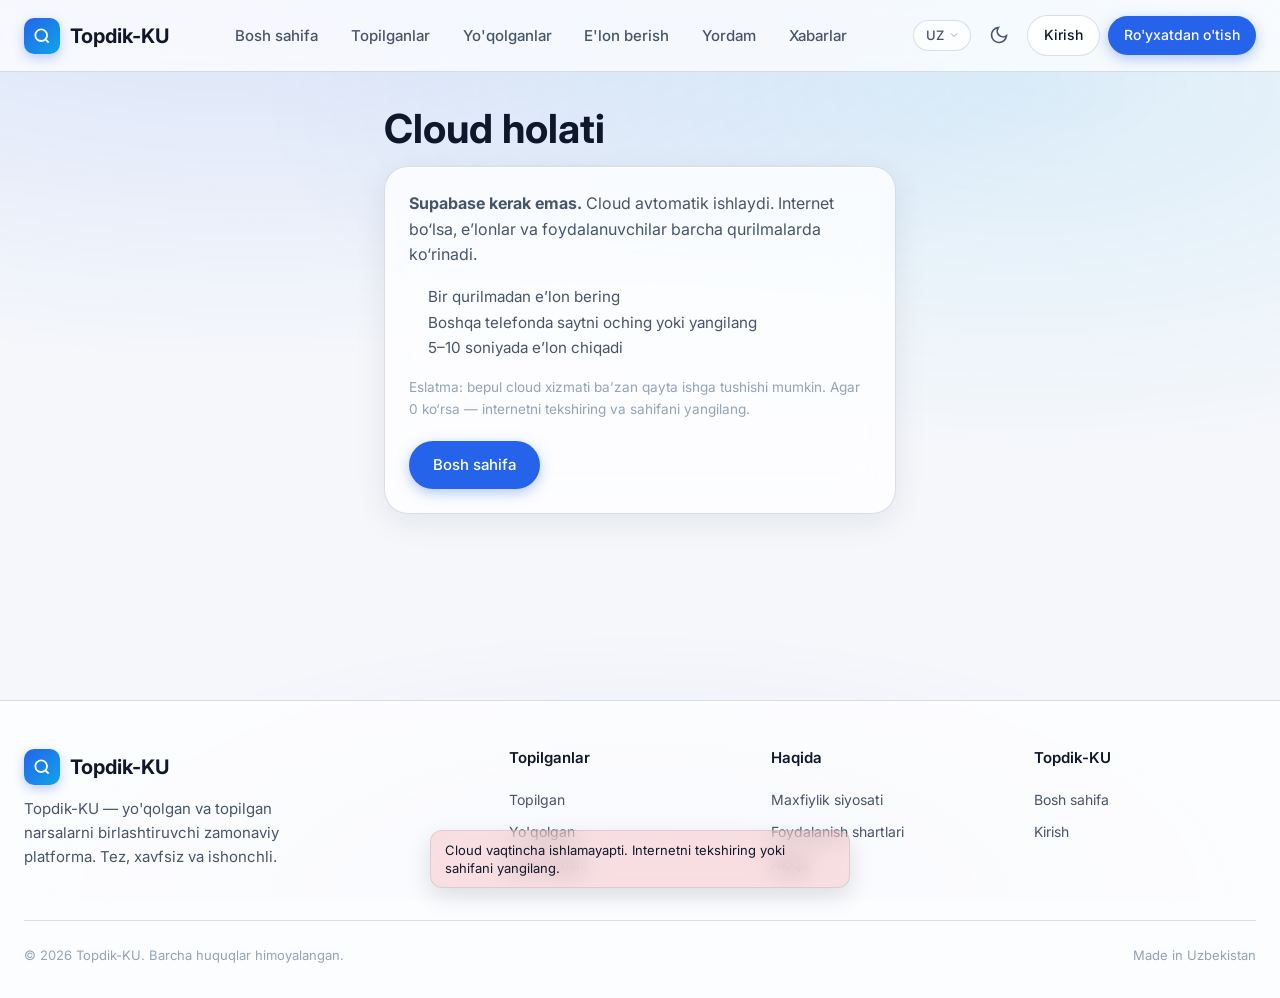
<file: setup.html>
<!DOCTYPE html>
<html lang="uz">
<head>
  <meta charset="UTF-8">
  <meta name="viewport" content="width=device-width, initial-scale=1.0">
  <title>Cloud — Topdik-KU</title>
  <link rel="stylesheet" href="css/variables.css">
  <link rel="stylesheet" href="css/base.css">
  <link rel="stylesheet" href="css/components.css">
  <link rel="stylesheet" href="css/layout.css">
  <script src="js/theme.js"></script>
</head>
<body>
  <div id="app-header"></div>
  <main class="main">
    <div class="container" style="max-width:560px">
      <h1 style="margin-bottom:0.75rem">Cloud holati</h1>
      <div class="glass-card" style="padding:1.5rem">
        <p style="margin-bottom:1rem;line-height:1.6">
          <strong>Supabase kerak emas.</strong> Cloud avtomatik ishlaydi.
          Internet bo‘lsa, e’lonlar va foydalanuvchilar barcha qurilmalarda ko‘rinadi.
        </p>
        <ul style="padding-left:1.2rem;color:var(--text-secondary);line-height:1.7;font-size:0.95rem">
          <li>Bir qurilmadan e’lon bering</li>
          <li>Boshqa telefonda saytni oching yoki yangilang</li>
          <li>5–10 soniyada e’lon chiqadi</li>
        </ul>
        <p style="margin-top:1rem;font-size:0.85rem;color:var(--text-muted)">
          Eslatma: bepul cloud xizmati ba’zan qayta ishga tushishi mumkin.
          Agar 0 ko‘rsa — internetni tekshiring va sahifani yangilang.
        </p>
        <a href="index.html" class="btn btn-primary" style="margin-top:1.25rem">Bosh sahifa</a>
      </div>
    </div>
  </main>
  <div id="app-footer"></div>
  <script src="js/config.js"></script>
  <script src="js/i18n.js"></script>
  <script src="js/data.js"></script>
  <script src="js/cloud.js"></script>
  <script src="js/ui.js"></script>
  <script>document.addEventListener('DOMContentLoaded',function(){UI.initCommon('');});</script>
</body>
</html>
</file>
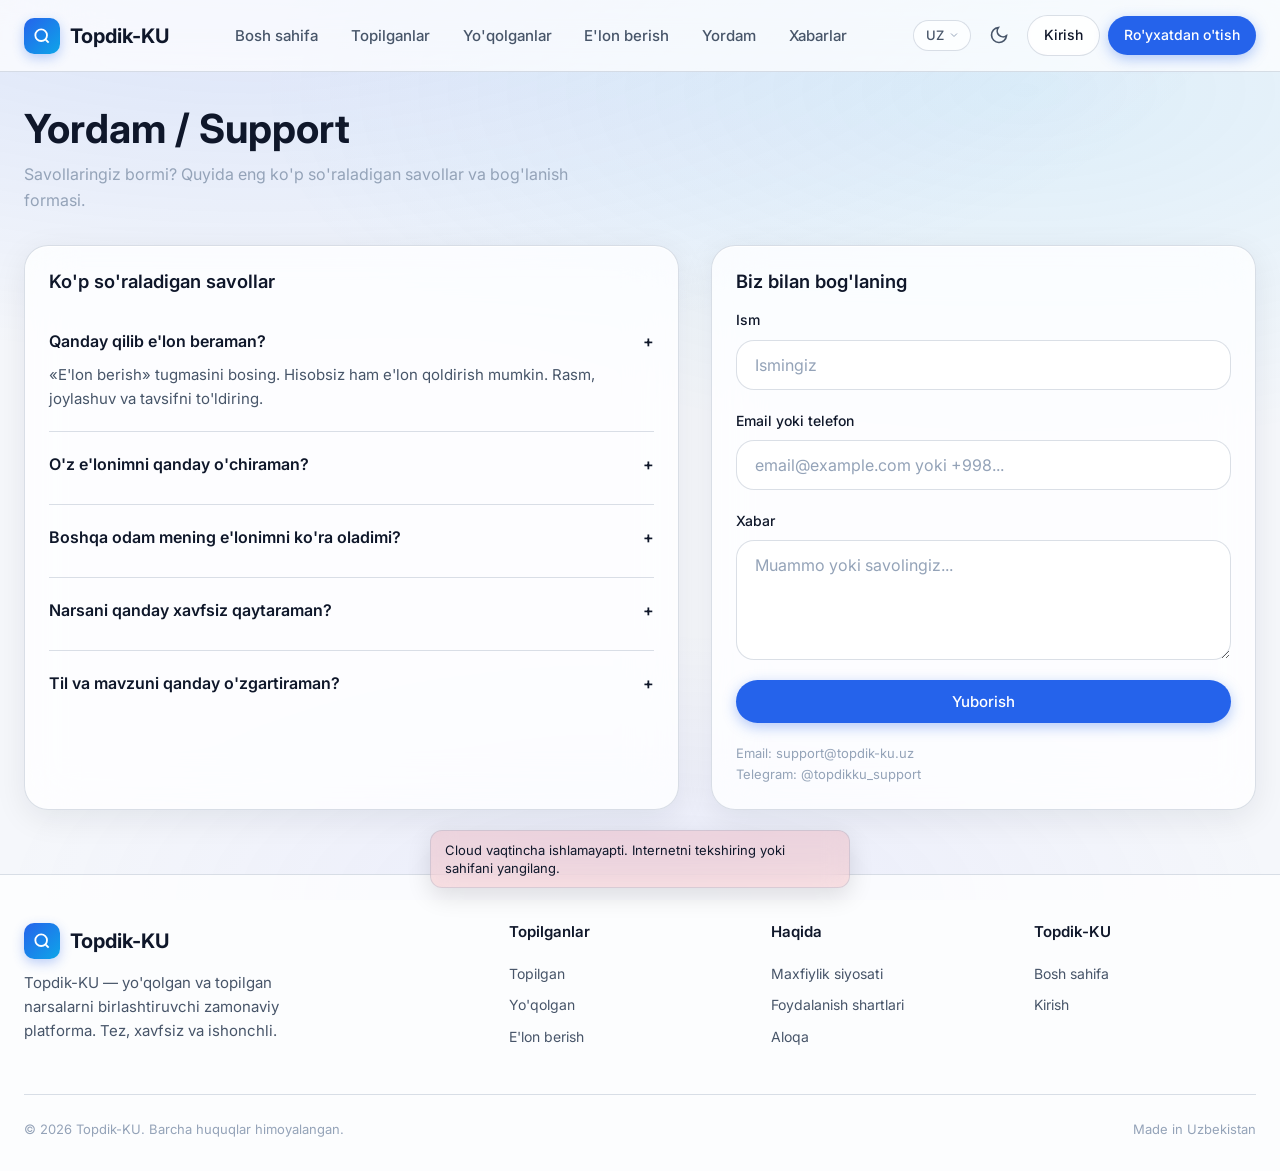
<file: support.html>
<!DOCTYPE html>
<html lang="uz">
<head>
  <meta charset="UTF-8">
  <meta name="viewport" content="width=device-width, initial-scale=1.0">
  <title>Yordam — Topdik-KU</title>
  <link rel="stylesheet" href="css/variables.css">
  <link rel="stylesheet" href="css/base.css">
  <link rel="stylesheet" href="css/components.css">
  <link rel="stylesheet" href="css/layout.css">
  <script src="js/theme.js"></script>
  <style>
    .support-grid { display: grid; grid-template-columns: 1.2fr 1fr; gap: 2rem; }
    .faq-item { padding: 1.25rem 0; border-bottom: 1px solid var(--border); }
    .faq-item:last-child { border-bottom: none; }
    .faq-q { font-weight: 600; margin-bottom: 0.4rem; cursor: pointer; display: flex; justify-content: space-between; gap: 1rem; }
    .faq-a { font-size: 0.9375rem; color: var(--text-secondary); display: none; line-height: 1.6; }
    .faq-item.open .faq-a { display: block; margin-top: 0.5rem; }
    @media (max-width: 768px) { .support-grid { grid-template-columns: 1fr; } }
  </style>
</head>
<body>
  <div id="app-header"></div>
  
  <main class="main">
    <div class="container">
      <h1 style="margin-bottom:0.5rem">Yordam / Support</h1>
      <p style="color:var(--text-muted);margin-bottom:2rem;max-width:560px">
        Savollaringiz bormi? Quyida eng ko'p so'raladigan savollar va bog'lanish formasi.
      </p>
      
      <div class="support-grid">
        <div class="glass-card" style="padding:1.5rem">
          <h2 style="font-size:1.15rem;margin-bottom:1rem">Ko'p so'raladigan savollar</h2>
          
          <div class="faq-item open">
            <div class="faq-q">Qanday qilib e'lon beraman? <span>+</span></div>
            <div class="faq-a">«E'lon berish» tugmasini bosing. Hisobsiz ham e'lon qoldirish mumkin. Rasm, joylashuv va tavsifni to'ldiring.</div>
          </div>
          <div class="faq-item">
            <div class="faq-q">O'z e'lonimni qanday o'chiraman? <span>+</span></div>
            <div class="faq-a">Tizimga kiring → Profil → Mening e'lonlarim. Admin panel orqali ham o'chirish mumkin.</div>
          </div>
          <div class="faq-item">
            <div class="faq-q">Boshqa odam mening e'lonimni ko'ra oladimi? <span>+</span></div>
            <div class="faq-a">Hozirgi demo versiyada ma'lumotlar brauzer localStorage da saqlanadi (bir xil qurilma/brauzer). Boshqa telefon yoki shahardan ko'rish uchun server (Supabase) ulash kerak.</div>
          </div>
          <div class="faq-item">
            <div class="faq-q">Narsani qanday xavfsiz qaytaraman? <span>+</span></div>
            <div class="faq-a">Xabarlar orqali bog'laning, egalikni tasdiqlang (foto, maxsus belgi). Ommaviy joyda uchrashing. Shaxsiy manzil va parollarni hech kimga bermang.</div>
          </div>
          <div class="faq-item">
            <div class="faq-q">Til va mavzuni qanday o'zgartiraman? <span>+</span></div>
            <div class="faq-a">Yuqori o'ng burchakdagi UZ/RU/EN tanlovi va oy/quyosh tugmasi orqali. Tanlov saqlanadi.</div>
          </div>
        </div>
        
        <div class="glass-card" style="padding:1.5rem">
          <h2 style="font-size:1.15rem;margin-bottom:1rem">Biz bilan bog'laning</h2>
          <form id="supportForm">
            <div class="form-group">
              <label class="form-label">Ism</label>
              <input type="text" name="name" class="form-input" required placeholder="Ismingiz">
            </div>
            <div class="form-group">
              <label class="form-label">Email yoki telefon</label>
              <input type="text" name="contact" class="form-input" required placeholder="email@example.com yoki +998...">
            </div>
            <div class="form-group">
              <label class="form-label">Xabar</label>
              <textarea name="message" class="form-textarea" required minlength="10" placeholder="Muammo yoki savolingiz..."></textarea>
            </div>
            <button type="submit" class="btn btn-primary" style="width:100%">Yuborish</button>
          </form>
          <p style="margin-top:1.25rem;font-size:0.8125rem;color:var(--text-muted)">
            Email: support@topdik-ku.uz<br>
            Telegram: @topdikku_support
          </p>
        </div>
      </div>
    </div>
  </main>
  
  <div id="app-footer"></div>
  
  <script src="js/i18n.js"></script>
  <script src="js/data.js"></script>
  <script src="js/config.js"></script>
  <script src="js/cloud.js"></script>
  <script src="js/ui.js"></script>
  <script>
    document.addEventListener('DOMContentLoaded', () => {
      UI.initCommon('');
      
      document.querySelectorAll('.faq-q').forEach(q => {
        q.addEventListener('click', () => {
          q.parentElement.classList.toggle('open');
        });
      });
      
      document.getElementById('supportForm').addEventListener('submit', (e) => {
        e.preventDefault();
        UI.toast('Xabaringiz qabul qilindi. Tez orada javob beramiz.', 'success');
        e.target.reset();
      });
      
      updatePageTranslations();
    });
  </script>
</body>
</html>
</file>
<file: css/variables.css>
:root {
  /* Light Mode - Liquid Glass */
  --bg-primary: #f5f7fb;
  --bg-secondary: #ffffff;
  --bg-glass: rgba(255, 255, 255, 0.72);
  --bg-glass-strong: rgba(255, 255, 255, 0.88);
  --bg-card: rgba(255, 255, 255, 0.78);
  --bg-hover: rgba(255, 255, 255, 0.95);
  
  --text-primary: #0f172a;
  --text-secondary: #475569;
  --text-muted: #94a3b8;
  --text-inverse: #ffffff;
  
  --accent: #2563eb;
  --accent-hover: #1d4ed8;
  --accent-light: #dbeafe;
  --accent-soft: rgba(37, 99, 235, 0.14);
  
  --success: #10b981;
  --warning: #f59e0b;
  --danger: #ef4444;
  --info: #0ea5e9;
  
  --border: rgba(148, 163, 184, 0.35);
  --border-strong: rgba(148, 163, 184, 0.55);
  --shadow: 0 8px 32px rgba(15, 23, 42, 0.08);
  --shadow-lg: 0 24px 60px rgba(15, 23, 42, 0.12);
  --shadow-glass: 0 8px 32px rgba(15, 23, 42, 0.08), inset 0 1px 0 rgba(255,255,255,0.85);
  
  --radius-sm: 12px;
  --radius-md: 18px;
  --radius-lg: 24px;
  --radius-xl: 32px;
  --radius-full: 9999px;
  
  --blur: 24px;
  --blur-strong: 48px;
  
  --transition: 0.25s cubic-bezier(0.4, 0, 0.2, 1);
  --transition-slow: 0.4s cubic-bezier(0.4, 0, 0.2, 1);
  
  --header-height: 72px;
  --sidebar-width: 280px;
  
  --font-sans: 'Inter', -apple-system, BlinkMacSystemFont, 'Segoe UI', Roboto, 'Helvetica Neue', Arial, sans-serif;
}

[data-theme="dark"] {
  --bg-primary: #070b14;
  --bg-secondary: #0f1623;
  --bg-glass: rgba(15, 22, 35, 0.55);
  --bg-glass-strong: rgba(15, 22, 35, 0.78);
  --bg-card: rgba(22, 32, 51, 0.5);
  --bg-hover: rgba(30, 41, 59, 0.7);
  
  --text-primary: #f1f5f9;
  --text-secondary: #94a3b8;
  --text-muted: #64748b;
  --text-inverse: #0f172a;
  
  --accent: #3b82f6;
  --accent-hover: #60a5fa;
  --accent-light: #1e3a8a;
  --accent-soft: rgba(59, 130, 246, 0.2);
  
  --border: rgba(148, 163, 184, 0.12);
  --border-strong: rgba(148, 163, 184, 0.28);
  --shadow: 0 8px 32px rgba(0, 0, 0, 0.35);
  --shadow-lg: 0 24px 60px rgba(0, 0, 0, 0.45);
  --shadow-glass: 0 8px 32px rgba(0, 0, 0, 0.25), inset 0 1px 0 rgba(255,255,255,0.06);
}
</file>
<file: css/base.css>
@import url('https://fonts.googleapis.com/css2?family=Inter:wght@300;400;500;600;700;800&display=swap');

*,
*::before,
*::after {
  box-sizing: border-box;
  margin: 0;
  padding: 0;
}

html {
  font-size: 16px;
  scroll-behavior: smooth;
  -webkit-text-size-adjust: 100%;
}

body {
  font-family: var(--font-sans);
  background: var(--bg-primary);
  color: var(--text-primary);
  line-height: 1.6;
  min-height: 100vh;
  transition: background-color var(--transition-slow), color var(--transition-slow);
  overflow-x: hidden;
}

body::before {
  content: '';
  position: fixed;
  inset: 0;
  background: 
    radial-gradient(ellipse 80% 50% at 20% -10%, rgba(37, 99, 235, 0.15), transparent),
    radial-gradient(ellipse 60% 40% at 80% 10%, rgba(14, 165, 233, 0.1), transparent),
    radial-gradient(ellipse 50% 30% at 50% 100%, rgba(99, 102, 241, 0.08), transparent);
  pointer-events: none;
  z-index: -1;
}

[data-theme="dark"] body::before {
  background: 
    radial-gradient(ellipse 80% 50% at 20% -10%, rgba(59, 130, 246, 0.12), transparent),
    radial-gradient(ellipse 60% 40% at 80% 10%, rgba(14, 165, 233, 0.08), transparent),
    radial-gradient(ellipse 50% 30% at 50% 100%, rgba(99, 102, 241, 0.06), transparent);
}

img {
  max-width: 100%;
  height: auto;
  display: block;
}

a {
  color: inherit;
  text-decoration: none;
  transition: color var(--transition);
}

button {
  font-family: inherit;
  cursor: pointer;
  border: none;
  background: none;
}

ul, ol {
  list-style: none;
}

input, textarea, select {
  font-family: inherit;
  font-size: inherit;
  color: inherit;
}

h1, h2, h3, h4, h5, h6 {
  font-weight: 600;
  line-height: 1.25;
  color: var(--text-primary);
}

h1 { font-size: 2.5rem; font-weight: 700; }
h2 { font-size: 1.875rem; }
h3 { font-size: 1.5rem; }
h4 { font-size: 1.25rem; }

p {
  color: var(--text-secondary);
}

.container {
  width: 100%;
  max-width: 1280px;
  margin: 0 auto;
  padding: 0 1.5rem;
}

.sr-only {
  position: absolute;
  width: 1px;
  height: 1px;
  padding: 0;
  margin: -1px;
  overflow: hidden;
  clip: rect(0, 0, 0, 0);
  white-space: nowrap;
  border: 0;
}

/* Scrollbar */
::-webkit-scrollbar {
  width: 8px;
  height: 8px;
}
::-webkit-scrollbar-track {
  background: transparent;
}
::-webkit-scrollbar-thumb {
  background: var(--text-muted);
  border-radius: var(--radius-full);
}
::-webkit-scrollbar-thumb:hover {
  background: var(--text-secondary);
}

/* Selection */
::selection {
  background: var(--accent-soft);
  color: var(--accent);
}
</file>
<file: css/components.css>
/* ========== LIQUID GLASS SURFACES ========== */
.glass {
  background: var(--bg-glass);
  backdrop-filter: blur(var(--blur)) saturate(1.4);
  -webkit-backdrop-filter: blur(var(--blur)) saturate(1.4);
  border: 1px solid var(--border);
  box-shadow: var(--shadow-glass);
}

.glass-strong {
  background: var(--bg-glass-strong);
  backdrop-filter: blur(var(--blur-strong)) saturate(1.5);
  -webkit-backdrop-filter: blur(var(--blur-strong)) saturate(1.5);
  border: 1px solid var(--border);
  box-shadow: var(--shadow-glass);
}

.glass-card {
  background: var(--bg-card);
  backdrop-filter: blur(var(--blur)) saturate(1.35);
  -webkit-backdrop-filter: blur(var(--blur)) saturate(1.35);
  border: 1px solid var(--border);
  border-radius: var(--radius-lg);
  box-shadow: var(--shadow-glass);
  transition: transform var(--transition), box-shadow var(--transition), border-color var(--transition), background var(--transition);
}

.glass-card:hover {
  transform: translateY(-5px);
  box-shadow: var(--shadow-lg);
  border-color: var(--border-strong);
  background: var(--bg-hover);
}

/* ========== BUTTONS ========== */
.btn {
  display: inline-flex;
  align-items: center;
  justify-content: center;
  gap: 0.5rem;
  padding: 0.75rem 1.5rem;
  font-size: 0.9375rem;
  font-weight: 500;
  border-radius: var(--radius-full);
  transition: all var(--transition);
  white-space: nowrap;
  user-select: none;
  position: relative;
  overflow: hidden;
}

.btn:disabled {
  opacity: 0.55;
  cursor: not-allowed;
  pointer-events: none;
}

.btn-primary {
  background: var(--accent);
  color: white;
  box-shadow: 0 4px 14px rgba(37, 99, 235, 0.35);
}

.btn-primary:hover {
  background: var(--accent-hover);
  box-shadow: 0 6px 20px rgba(37, 99, 235, 0.45);
  transform: translateY(-1px);
}

.btn-primary:active {
  transform: translateY(0);
}

.btn-secondary {
  background: var(--bg-glass);
  color: var(--text-primary);
  border: 1px solid var(--border);
  backdrop-filter: blur(12px);
}

.btn-secondary:hover {
  background: var(--bg-hover);
  border-color: var(--border-strong);
}

.btn-ghost {
  background: transparent;
  color: var(--text-secondary);
}

.btn-ghost:hover {
  background: var(--accent-soft);
  color: var(--accent);
}

.btn-danger {
  background: var(--danger);
  color: white;
}

.btn-danger:hover {
  background: #dc2626;
}

.btn-sm {
  padding: 0.5rem 1rem;
  font-size: 0.875rem;
}

.btn-lg {
  padding: 1rem 2rem;
  font-size: 1.0625rem;
}

.btn-icon {
  width: 44px;
  height: 44px;
  padding: 0;
  border-radius: var(--radius-full);
}

.btn-icon.sm {
  width: 36px;
  height: 36px;
}

/* ========== INPUTS ========== */
.form-group {
  display: flex;
  flex-direction: column;
  gap: 0.5rem;
  margin-bottom: 1.25rem;
}

.form-label {
  font-size: 0.875rem;
  font-weight: 500;
  color: var(--text-primary);
}

.form-input,
.form-textarea,
.form-select {
  width: 100%;
  padding: 0.875rem 1.125rem;
  background: var(--bg-glass);
  border: 1px solid var(--border);
  border-radius: var(--radius-md);
  color: var(--text-primary);
  transition: all var(--transition);
  backdrop-filter: blur(12px);
}

.form-input:focus,
.form-textarea:focus,
.form-select:focus {
  outline: none;
  border-color: var(--accent);
  box-shadow: 0 0 0 3px var(--accent-soft);
}

.form-input::placeholder,
.form-textarea::placeholder {
  color: var(--text-muted);
}

.form-textarea {
  min-height: 120px;
  resize: vertical;
}

.form-error {
  font-size: 0.8125rem;
  color: var(--danger);
  margin-top: 0.25rem;
}

.form-hint {
  font-size: 0.8125rem;
  color: var(--text-muted);
}

/* ========== BADGES & CHIPS ========== */
.badge {
  display: inline-flex;
  align-items: center;
  gap: 0.35rem;
  padding: 0.25rem 0.75rem;
  font-size: 0.75rem;
  font-weight: 500;
  border-radius: var(--radius-full);
  background: var(--accent-soft);
  color: var(--accent);
}

.badge-success {
  background: rgba(16, 185, 129, 0.15);
  color: var(--success);
}

.badge-warning {
  background: rgba(245, 158, 11, 0.15);
  color: var(--warning);
}

.badge-danger {
  background: rgba(239, 68, 68, 0.15);
  color: var(--danger);
}

.chip {
  display: inline-flex;
  align-items: center;
  gap: 0.4rem;
  padding: 0.4rem 0.85rem;
  font-size: 0.8125rem;
  background: var(--bg-glass);
  border: 1px solid var(--border);
  border-radius: var(--radius-full);
  color: var(--text-secondary);
  transition: all var(--transition);
}

.chip.active {
  background: var(--accent-soft);
  border-color: var(--accent);
  color: var(--accent);
}

.chip .remove {
  display: flex;
  align-items: center;
  justify-content: center;
  width: 16px;
  height: 16px;
  border-radius: 50%;
  background: rgba(0,0,0,0.1);
  font-size: 10px;
  cursor: pointer;
}

/* ========== CARDS ========== */
.item-card {
  display: flex;
  flex-direction: column;
  overflow: hidden;
  height: 100%;
}

.item-card__image {
  position: relative;
  aspect-ratio: 4/3;
  overflow: hidden;
  background: var(--bg-secondary);
}

.item-card__image img {
  width: 100%;
  height: 100%;
  object-fit: cover;
  transition: transform var(--transition-slow);
}

.item-card:hover .item-card__image img {
  transform: scale(1.05);
}

.item-card__body {
  padding: 1.25rem;
  display: flex;
  flex-direction: column;
  flex: 1;
  gap: 0.5rem;
}

.item-card__title {
  font-size: 1.0625rem;
  font-weight: 600;
  color: var(--text-primary);
  display: -webkit-box;
  -webkit-line-clamp: 2;
  -webkit-box-orient: vertical;
  overflow: hidden;
}

.item-card__meta {
  display: flex;
  flex-wrap: wrap;
  gap: 0.75rem;
  font-size: 0.8125rem;
  color: var(--text-muted);
}

.item-card__meta span {
  display: inline-flex;
  align-items: center;
  gap: 0.3rem;
}

.item-card__desc {
  font-size: 0.875rem;
  color: var(--text-secondary);
  display: -webkit-box;
  -webkit-line-clamp: 2;
  -webkit-box-orient: vertical;
  overflow: hidden;
  flex: 1;
}

.item-card__footer {
  display: flex;
  align-items: center;
  justify-content: space-between;
  gap: 0.75rem;
  margin-top: 0.75rem;
  padding-top: 0.75rem;
  border-top: 1px solid var(--border);
}

/* ========== MODALS ========== */
.modal-overlay {
  position: fixed;
  inset: 0;
  background: rgba(15, 23, 42, 0.5);
  backdrop-filter: blur(8px);
  display: flex;
  align-items: center;
  justify-content: center;
  z-index: 1000;
  opacity: 0;
  visibility: hidden;
  transition: all var(--transition);
  padding: 1rem;
}

.modal-overlay.active {
  opacity: 1;
  visibility: visible;
}

.modal {
  background: var(--bg-glass-strong);
  backdrop-filter: blur(var(--blur-strong));
  border: 1px solid var(--border);
  border-radius: var(--radius-xl);
  box-shadow: var(--shadow-lg);
  width: 100%;
  max-width: 480px;
  max-height: 90vh;
  overflow-y: auto;
  transform: scale(0.95) translateY(10px);
  transition: transform var(--transition);
}

.modal-overlay.active .modal {
  transform: scale(1) translateY(0);
}

.modal-header {
  display: flex;
  align-items: center;
  justify-content: space-between;
  padding: 1.5rem 1.5rem 0;
}

.modal-body {
  padding: 1.5rem;
}

.modal-footer {
  padding: 0 1.5rem 1.5rem;
  display: flex;
  gap: 0.75rem;
  justify-content: flex-end;
}

/* ========== TOAST ========== */
.toast-container {
  position: fixed;
  top: 1.5rem;
  right: 1.5rem;
  z-index: 2000;
  display: flex;
  flex-direction: column;
  gap: 0.75rem;
  pointer-events: none;
}

.toast {
  pointer-events: auto;
  display: flex;
  align-items: center;
  gap: 0.75rem;
  padding: 1rem 1.25rem;
  background: var(--bg-glass-strong);
  backdrop-filter: blur(20px);
  border: 1px solid var(--border);
  border-radius: var(--radius-md);
  box-shadow: var(--shadow-lg);
  min-width: 280px;
  max-width: 400px;
  animation: slideIn 0.3s ease;
}

.toast.success { border-left: 3px solid var(--success); }
.toast.error { border-left: 3px solid var(--danger); }
.toast.info { border-left: 3px solid var(--info); }

@keyframes slideIn {
  from { transform: translateX(100%); opacity: 0; }
  to { transform: translateX(0); opacity: 1; }
}

/* ========== LOADING ========== */
.skeleton {
  background: linear-gradient(90deg, var(--bg-card) 25%, var(--bg-hover) 50%, var(--bg-card) 75%);
  background-size: 200% 100%;
  animation: shimmer 1.5s infinite;
  border-radius: var(--radius-md);
}

@keyframes shimmer {
  0% { background-position: 200% 0; }
  100% { background-position: -200% 0; }
}

.spinner {
  width: 24px;
  height: 24px;
  border: 2.5px solid var(--border);
  border-top-color: var(--accent);
  border-radius: 50%;
  animation: spin 0.7s linear infinite;
}

@keyframes spin {
  to { transform: rotate(360deg); }
}

/* ========== EMPTY STATE ========== */
.empty-state {
  text-align: center;
  padding: 4rem 2rem;
  color: var(--text-muted);
}

.empty-state svg {
  width: 80px;
  height: 80px;
  margin: 0 auto 1.5rem;
  opacity: 0.4;
}

.empty-state h3 {
  margin-bottom: 0.5rem;
  color: var(--text-secondary);
}

/* ========== GRID ========== */
.grid {
  display: grid;
  gap: 1.5rem;
}

.grid-2 { grid-template-columns: repeat(2, 1fr); }
.grid-3 { grid-template-columns: repeat(3, 1fr); }
.grid-4 { grid-template-columns: repeat(4, 1fr); }

@media (max-width: 1024px) {
  .grid-4 { grid-template-columns: repeat(3, 1fr); }
  .grid-3 { grid-template-columns: repeat(2, 1fr); }
}

@media (max-width: 640px) {
  .grid-4, .grid-3, .grid-2 { grid-template-columns: 1fr; }
}
</file>
<file: css/layout.css>
/* ========== HEADER ========== */
.header {
  position: sticky;
  top: 0;
  z-index: 100;
  height: var(--header-height);
  background: var(--bg-glass);
  backdrop-filter: blur(var(--blur-strong));
  -webkit-backdrop-filter: blur(var(--blur-strong));
  border-bottom: 1px solid var(--border);
  transition: background var(--transition-slow);
}

.header__inner {
  display: flex;
  align-items: center;
  justify-content: space-between;
  height: 100%;
  gap: 1.5rem;
}

.logo {
  display: flex;
  align-items: center;
  gap: 0.6rem;
  font-weight: 700;
  font-size: 1.25rem;
  color: var(--text-primary);
  flex-shrink: 0;
}

.logo-icon {
  width: 36px;
  height: 36px;
  background: linear-gradient(135deg, var(--accent), #0ea5e9);
  border-radius: 10px;
  display: flex;
  align-items: center;
  justify-content: center;
  color: white;
  font-size: 1.1rem;
  box-shadow: 0 4px 12px rgba(37, 99, 235, 0.3);
}

.nav {
  display: flex;
  align-items: center;
  gap: 0.25rem;
}

.nav__link {
  padding: 0.5rem 0.9rem;
  font-size: 0.9375rem;
  font-weight: 500;
  color: var(--text-secondary);
  border-radius: var(--radius-full);
  transition: all var(--transition);
}

.nav__link:hover,
.nav__link.active {
  color: var(--accent);
  background: var(--accent-soft);
}

.header__actions {
  display: flex;
  align-items: center;
  gap: 0.5rem;
  flex-shrink: 0;
}

.lang-select {
  padding: 0.4rem 0.75rem;
  background: var(--bg-glass);
  border: 1px solid var(--border);
  border-radius: var(--radius-full);
  font-size: 0.8125rem;
  font-weight: 500;
  color: var(--text-secondary);
  cursor: pointer;
  appearance: none;
  background-image: url("data:image/svg+xml,%3Csvg xmlns='http://www.w3.org/2000/svg' width='12' height='12' viewBox='0 0 24 24' fill='none' stroke='%2394a3b8' stroke-width='2'%3E%3Cpath d='M6 9l6 6 6-6'/%3E%3C/svg%3E");
  background-repeat: no-repeat;
  background-position: right 0.6rem center;
  padding-right: 1.6rem;
}

.theme-toggle {
  width: 40px;
  height: 40px;
  border-radius: var(--radius-full);
  display: flex;
  align-items: center;
  justify-content: center;
  color: var(--text-secondary);
  transition: all var(--transition);
}

.theme-toggle:hover {
  background: var(--accent-soft);
  color: var(--accent);
}

.theme-toggle .sun { display: none; }
[data-theme="dark"] .theme-toggle .moon { display: none; }
[data-theme="dark"] .theme-toggle .sun { display: block; }

/* Mobile menu */
.mobile-menu-btn {
  display: none;
  width: 40px;
  height: 40px;
  align-items: center;
  justify-content: center;
  color: var(--text-primary);
}

.mobile-nav {
  display: none;
  position: fixed;
  inset: 0;
  top: var(--header-height);
  background: var(--bg-glass-strong);
  backdrop-filter: blur(var(--blur-strong));
  z-index: 99;
  padding: 1.5rem;
  flex-direction: column;
  gap: 0.5rem;
  transform: translateX(100%);
  transition: transform var(--transition-slow);
}

.mobile-nav.active {
  transform: translateX(0);
}

.mobile-nav .nav__link {
  padding: 0.875rem 1rem;
  font-size: 1.0625rem;
  border-radius: var(--radius-md);
}

/* ========== MAIN ========== */
.main {
  min-height: calc(100vh - var(--header-height) - 200px);
  padding: 2rem 0 4rem;
}

/* ========== FOOTER ========== */
.footer {
  background: var(--bg-glass);
  border-top: 1px solid var(--border);
  padding: 3rem 0 2rem;
  margin-top: auto;
}

.footer__grid {
  display: grid;
  grid-template-columns: 2fr 1fr 1fr 1fr;
  gap: 2.5rem;
  margin-bottom: 2.5rem;
}

.footer__brand p {
  margin-top: 0.75rem;
  font-size: 0.9375rem;
  max-width: 280px;
}

.footer__col h4 {
  font-size: 0.9375rem;
  margin-bottom: 1rem;
  color: var(--text-primary);
}

.footer__col a {
  display: block;
  font-size: 0.875rem;
  color: var(--text-secondary);
  padding: 0.3rem 0;
  transition: color var(--transition);
}

.footer__col a:hover {
  color: var(--accent);
}

.footer__bottom {
  display: flex;
  align-items: center;
  justify-content: space-between;
  padding-top: 1.5rem;
  border-top: 1px solid var(--border);
  font-size: 0.8125rem;
  color: var(--text-muted);
}

/* ========== HERO ========== */
.hero {
  padding: 4rem 0 3rem;
  text-align: center;
}

.hero__title {
  font-size: clamp(2.25rem, 5vw, 3.5rem);
  font-weight: 800;
  letter-spacing: -0.02em;
  margin-bottom: 1rem;
  background: linear-gradient(135deg, var(--text-primary) 0%, var(--accent) 100%);
  -webkit-background-clip: text;
  -webkit-text-fill-color: transparent;
  background-clip: text;
}

.hero__subtitle {
  font-size: 1.125rem;
  color: var(--text-secondary);
  max-width: 560px;
  margin: 0 auto 2rem;
}

.hero__search {
  max-width: 640px;
  margin: 0 auto 2rem;
  position: relative;
}

.hero__search-input {
  width: 100%;
  padding: 1.125rem 1.25rem 1.125rem 3.25rem;
  font-size: 1rem;
  background: var(--bg-glass-strong);
  border: 1px solid var(--border);
  border-radius: var(--radius-full);
  box-shadow: var(--shadow);
  transition: all var(--transition);
}

.hero__search-input:focus {
  outline: none;
  border-color: var(--accent);
  box-shadow: 0 0 0 4px var(--accent-soft), var(--shadow);
}

.hero__search-icon {
  position: absolute;
  left: 1.25rem;
  top: 50%;
  transform: translateY(-50%);
  color: var(--text-muted);
  pointer-events: none;
}

.hero__actions {
  display: flex;
  gap: 1rem;
  justify-content: center;
  flex-wrap: wrap;
}

/* ========== SECTIONS ========== */
.section {
  margin-bottom: 4rem;
}

.section__header {
  display: flex;
  align-items: center;
  justify-content: space-between;
  margin-bottom: 1.75rem;
  gap: 1rem;
}

.section__title {
  font-size: 1.5rem;
  font-weight: 700;
}

.section__link {
  font-size: 0.9375rem;
  font-weight: 500;
  color: var(--accent);
  display: inline-flex;
  align-items: center;
  gap: 0.35rem;
}

.section__link:hover {
  text-decoration: underline;
}

/* Stats */
.stats {
  display: grid;
  grid-template-columns: repeat(4, 1fr);
  gap: 1.25rem;
}

.stat-card {
  text-align: center;
  padding: 1.75rem 1rem;
  border-radius: var(--radius-lg);
}

.stat-card__value {
  font-size: 2rem;
  font-weight: 700;
  color: var(--accent);
  margin-bottom: 0.25rem;
}

.stat-card__label {
  font-size: 0.875rem;
  color: var(--text-secondary);
}

/* How it works */
.steps {
  display: grid;
  grid-template-columns: repeat(3, 1fr);
  gap: 1.5rem;
}

.step {
  text-align: center;
  padding: 2rem 1.5rem;
}

.step__num {
  width: 48px;
  height: 48px;
  margin: 0 auto 1.25rem;
  background: var(--accent-soft);
  color: var(--accent);
  border-radius: 50%;
  display: flex;
  align-items: center;
  justify-content: center;
  font-weight: 700;
  font-size: 1.25rem;
}

.step__title {
  margin-bottom: 0.5rem;
}

.step__desc {
  font-size: 0.9375rem;
}

/* Categories */
.categories {
  display: grid;
  grid-template-columns: repeat(auto-fill, minmax(140px, 1fr));
  gap: 1rem;
}

.category-card {
  display: flex;
  flex-direction: column;
  align-items: center;
  gap: 0.75rem;
  padding: 1.5rem 1rem;
  border-radius: var(--radius-lg);
  text-align: center;
  transition: all var(--transition);
  cursor: pointer;
}

.category-card:hover {
  background: var(--accent-soft);
  transform: translateY(-2px);
}

.category-card__icon {
  width: 48px;
  height: 48px;
  background: var(--accent-soft);
  border-radius: 14px;
  display: flex;
  align-items: center;
  justify-content: center;
  font-size: 1.5rem;
}

.category-card__name {
  font-size: 0.875rem;
  font-weight: 500;
  color: var(--text-primary);
}

/* CTA */
.cta {
  text-align: center;
  padding: 4rem 2rem;
  border-radius: var(--radius-xl);
  background: linear-gradient(135deg, var(--accent) 0%, #0ea5e9 100%);
  color: white;
  position: relative;
  overflow: hidden;
}

.cta::before {
  content: '';
  position: absolute;
  inset: 0;
  background: url("data:image/svg+xml,%3Csvg width='60' height='60' viewBox='0 0 60 60' xmlns='http://www.w3.org/2000/svg'%3E%3Cg fill='none' fill-rule='evenodd'%3E%3Cg fill='%23ffffff' fill-opacity='0.05'%3E%3Cpath d='M36 34v-4h-2v4h-4v2h4v4h2v-4h4v-2h-4zm0-30V0h-2v4h-4v2h4v4h2V6h4V4h-4zM6 34v-4H4v4H0v2h4v4h2v-4h4v-2H6zM6 4V0H4v4H0v2h4v4h2V6h4V4H6z'/%3E%3C/g%3E%3C/g%3E%3C/svg%3E");
  opacity: 0.5;
}

.cta h2 {
  color: white;
  margin-bottom: 0.75rem;
  position: relative;
}

.cta p {
  color: rgba(255,255,255,0.85);
  margin-bottom: 1.75rem;
  position: relative;
}

.cta .btn {
  position: relative;
  background: white;
  color: var(--accent);
}

.cta .btn:hover {
  background: #f0f9ff;
  transform: translateY(-2px);
}

/* ========== FILTERS ========== */
.filters-bar {
  display: flex;
  flex-wrap: wrap;
  gap: 0.75rem;
  align-items: center;
  margin-bottom: 1.5rem;
  padding: 1rem;
  border-radius: var(--radius-lg);
}

.filter-chips {
  display: flex;
  flex-wrap: wrap;
  gap: 0.5rem;
  margin-bottom: 1rem;
}

.results-count {
  font-size: 0.875rem;
  color: var(--text-muted);
  margin-bottom: 1rem;
}

/* ========== RESPONSIVE ========== */
@media (max-width: 1024px) {
  .nav { display: none; }
  .mobile-menu-btn { display: flex; }
  .mobile-nav { display: flex; }
  
  .footer__grid {
    grid-template-columns: 1fr 1fr;
  }
  
  .stats {
    grid-template-columns: repeat(2, 1fr);
  }
  
  .steps {
    grid-template-columns: 1fr;
  }
}

@media (max-width: 640px) {
  .header__actions .btn:not(.btn-icon) span {
    display: none;
  }
  
  .footer__grid {
    grid-template-columns: 1fr;
  }
  
  .footer__bottom {
    flex-direction: column;
    gap: 0.75rem;
    text-align: center;
  }
  
  .hero {
    padding: 2.5rem 0 2rem;
  }
  
  .stats {
    grid-template-columns: 1fr 1fr;
  }
}
</file>
